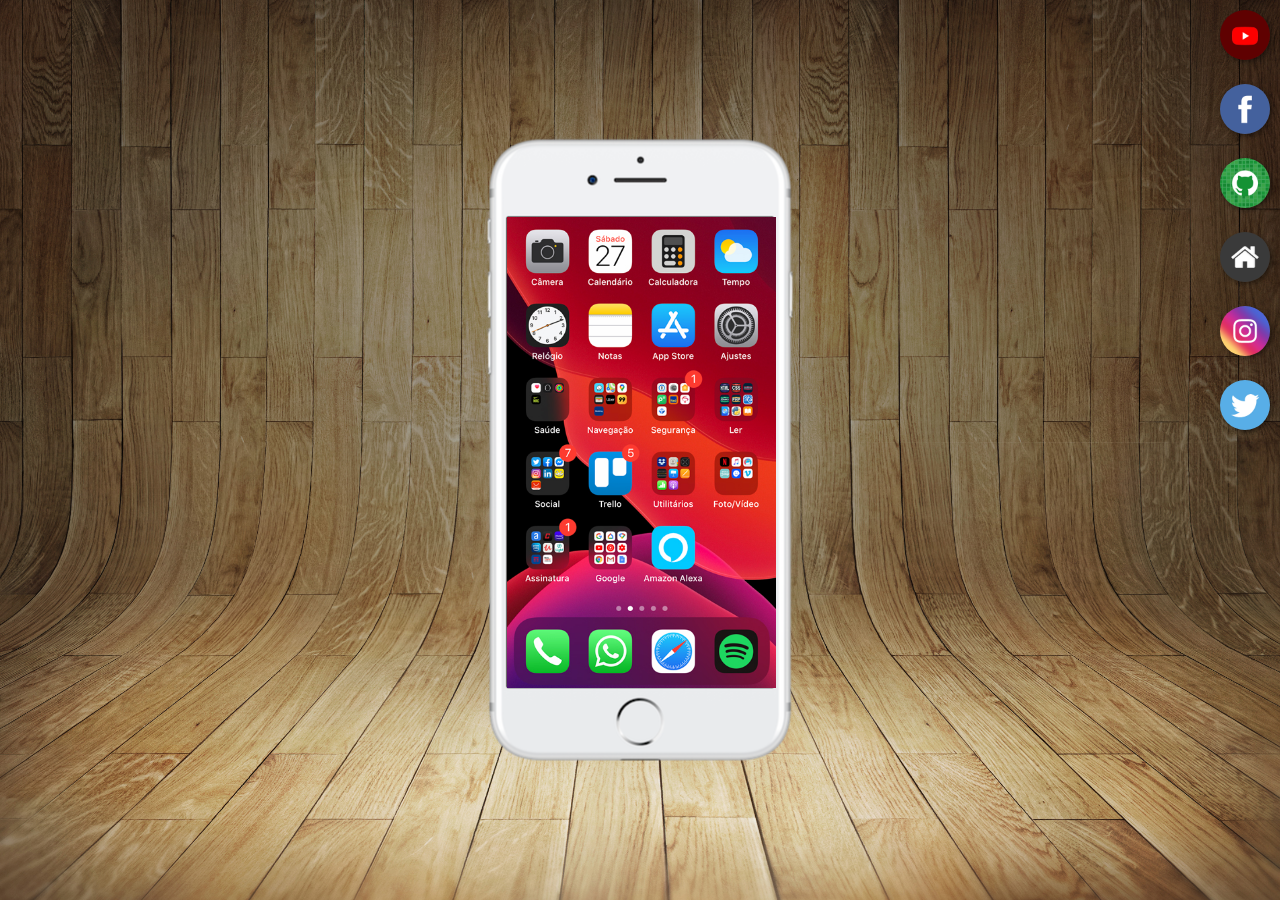
<file: index.html>
<!DOCTYPE html>
<html lang="pt-br">
<head>
    <meta charset="UTF-8">
    <meta name="viewport" content="width=device-width, initial-scale=1.0">
    <link rel="shortcut icon" href="favicon.ico" type="image/x-icon">
    <link rel="stylesheet" href="estilos/style.css">
    <title>Projetos Redes Sociais</title>
</head>
<body>
     <main>
        <section id="telefone">
           <iframe src="home.html" name="tela" id="tela" frameborder="0"></iframe>
        </section>
        <section id="redes-sociais">
            <a href="youtube.html" target="tela"><img src="imagens/logo-youtube.jpg" alt="YouTube"></a><br>
            <a href="facebook.html" target="tela"><img src="imagens/logo-facebook.jpg" alt="Facebook"></a><br>
            <a href="github.html" target="tela"><img src="imagens/logo-github.jpg" alt="tela-github"></a><br>
            <a href="home.html" target="tela"><img src="imagens/logo-home.jpg" alt="Home"></a><br>
            <a href="instagram.html" target="tela"><img src="imagens/logo-instagram.jpg" alt="Instagram"></a><br>
            <a href="#" target="tela"><img src="imagens/logo-twitter.jpg" alt="Twitter"></a><br>
        </section>
     </main>
</body>
</html>
</file>
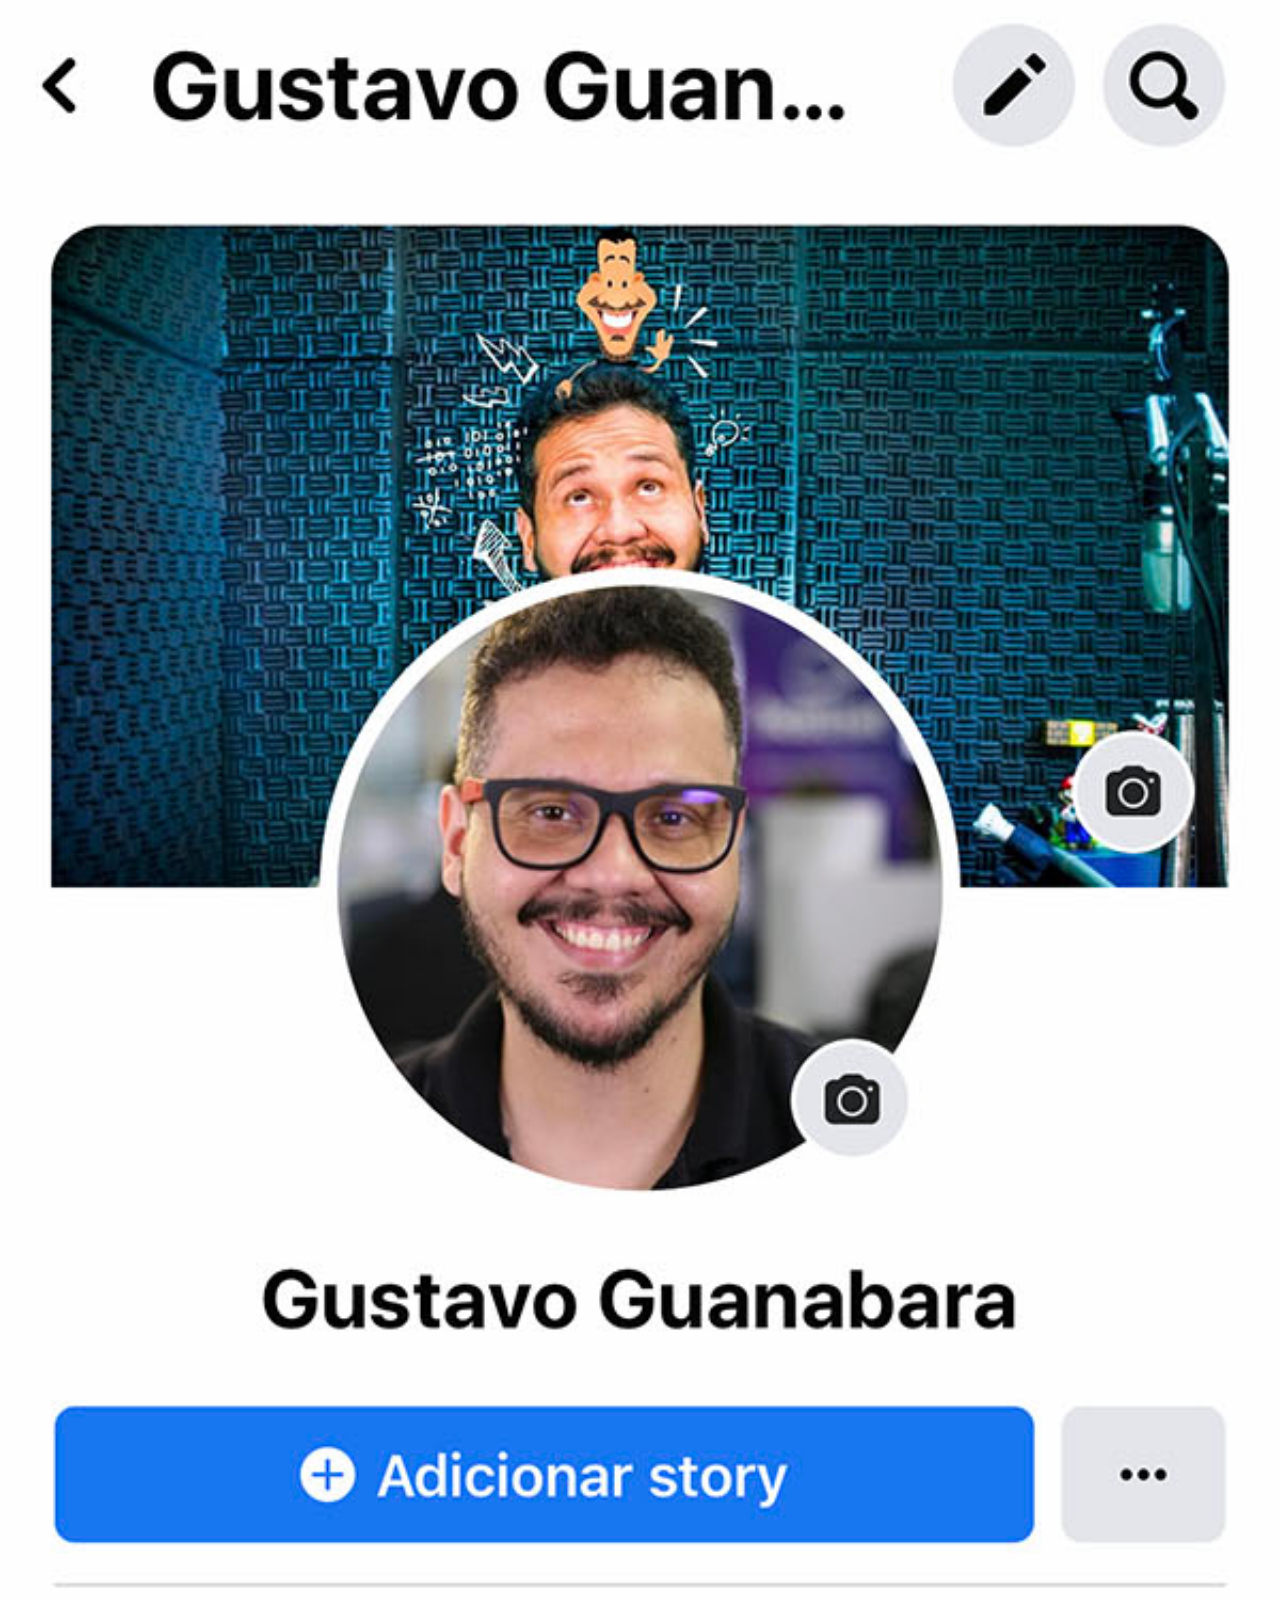
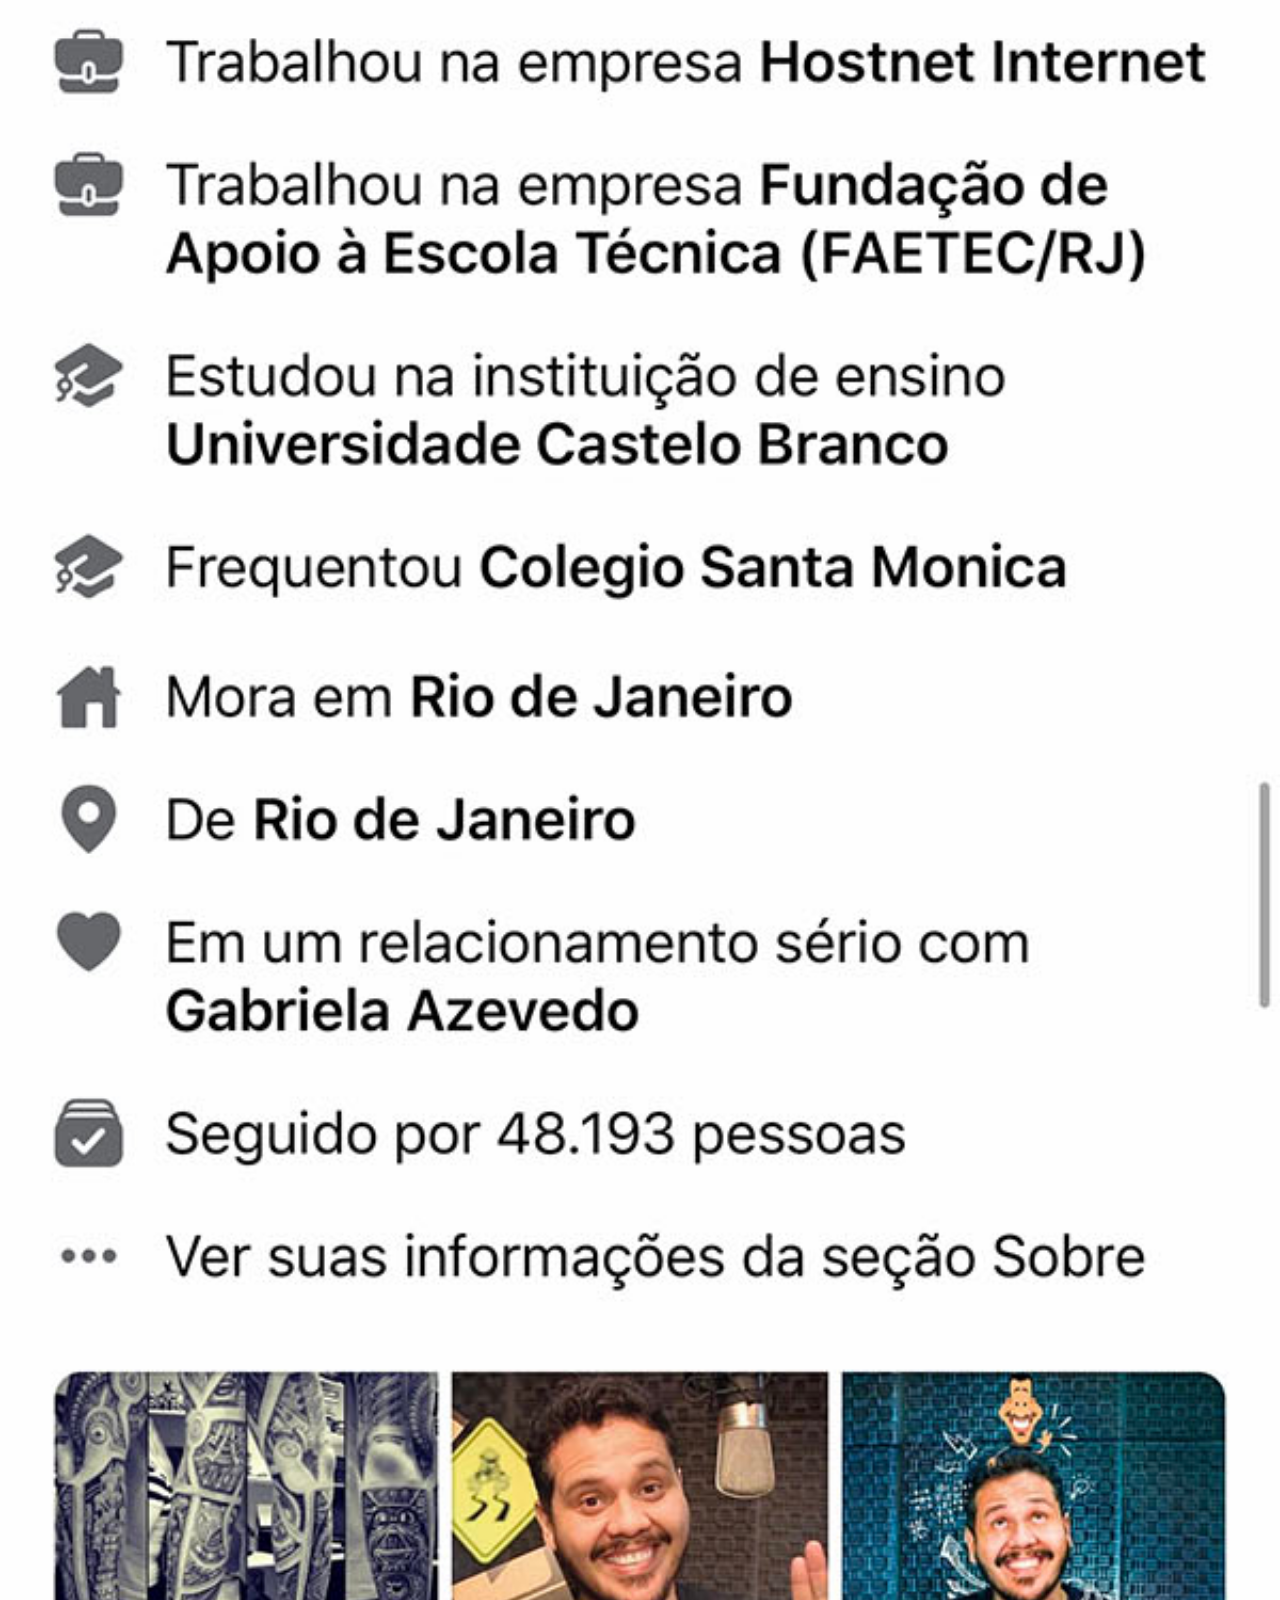
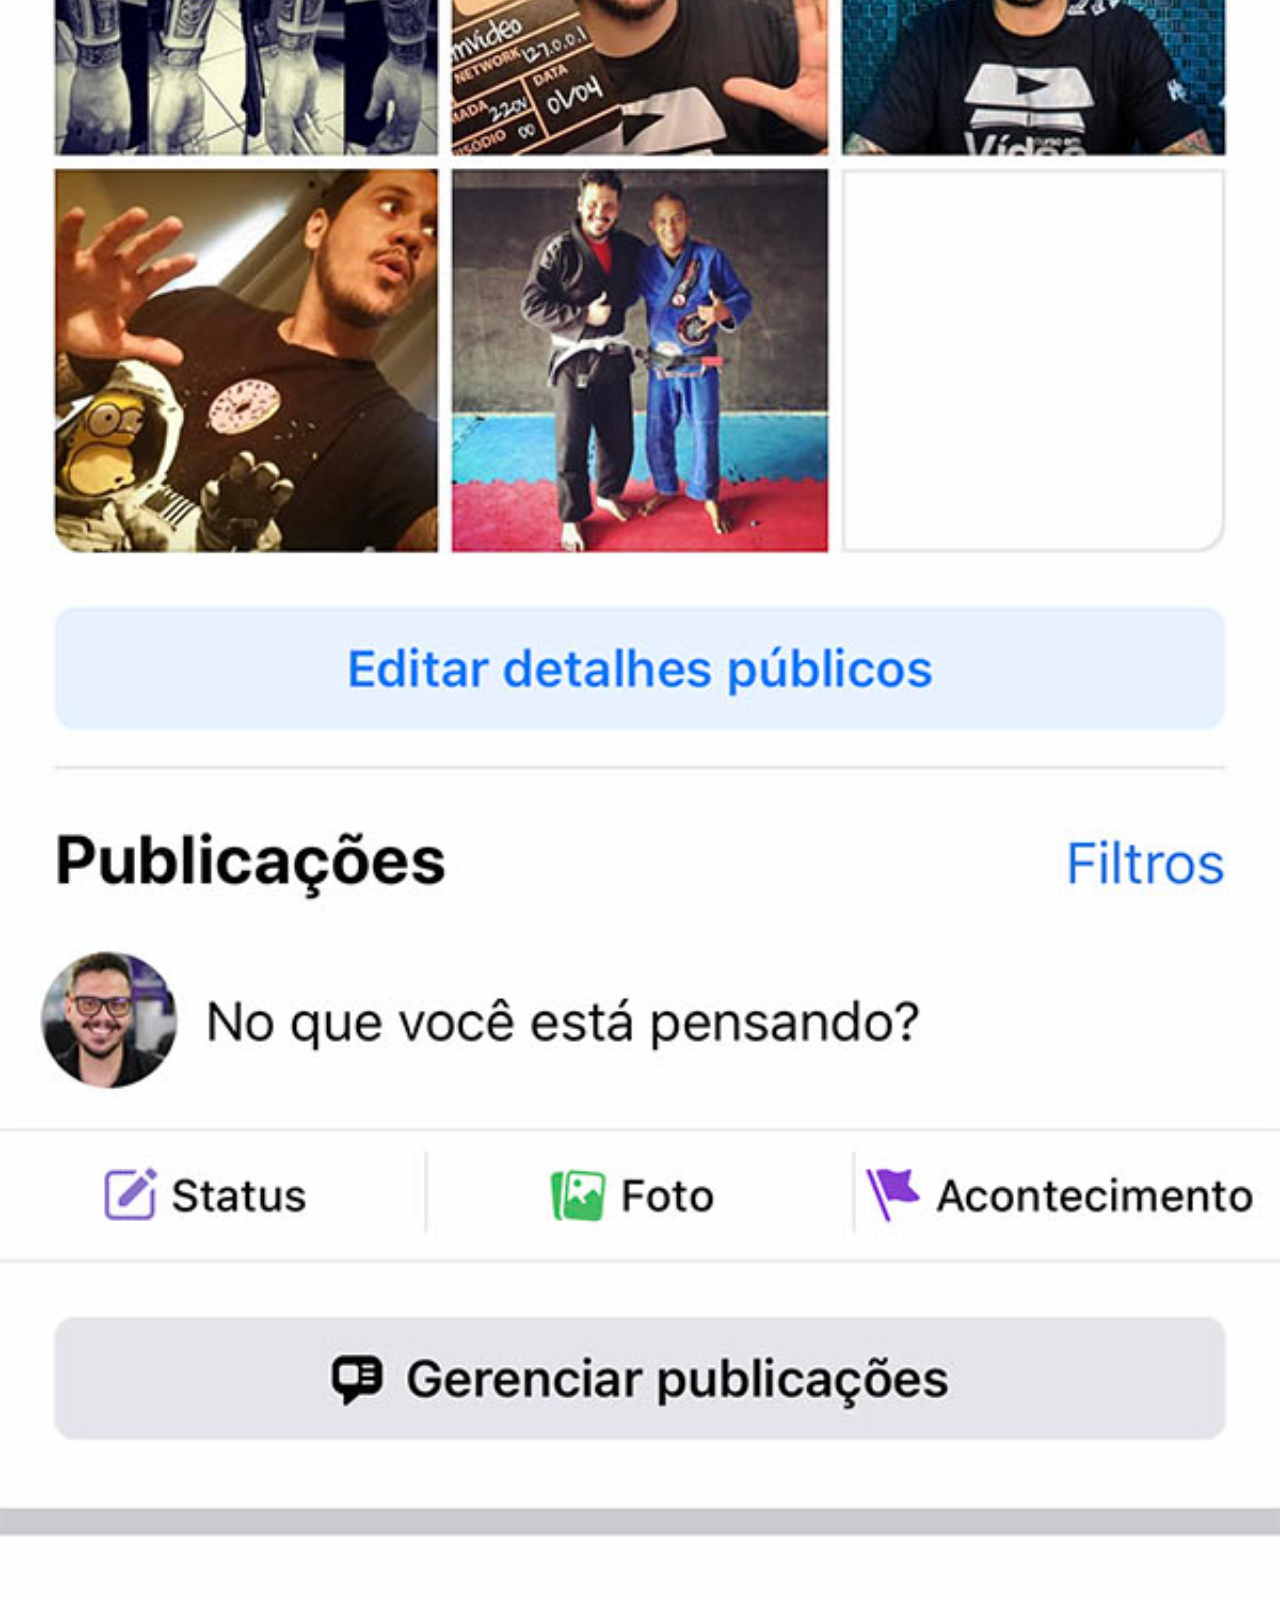
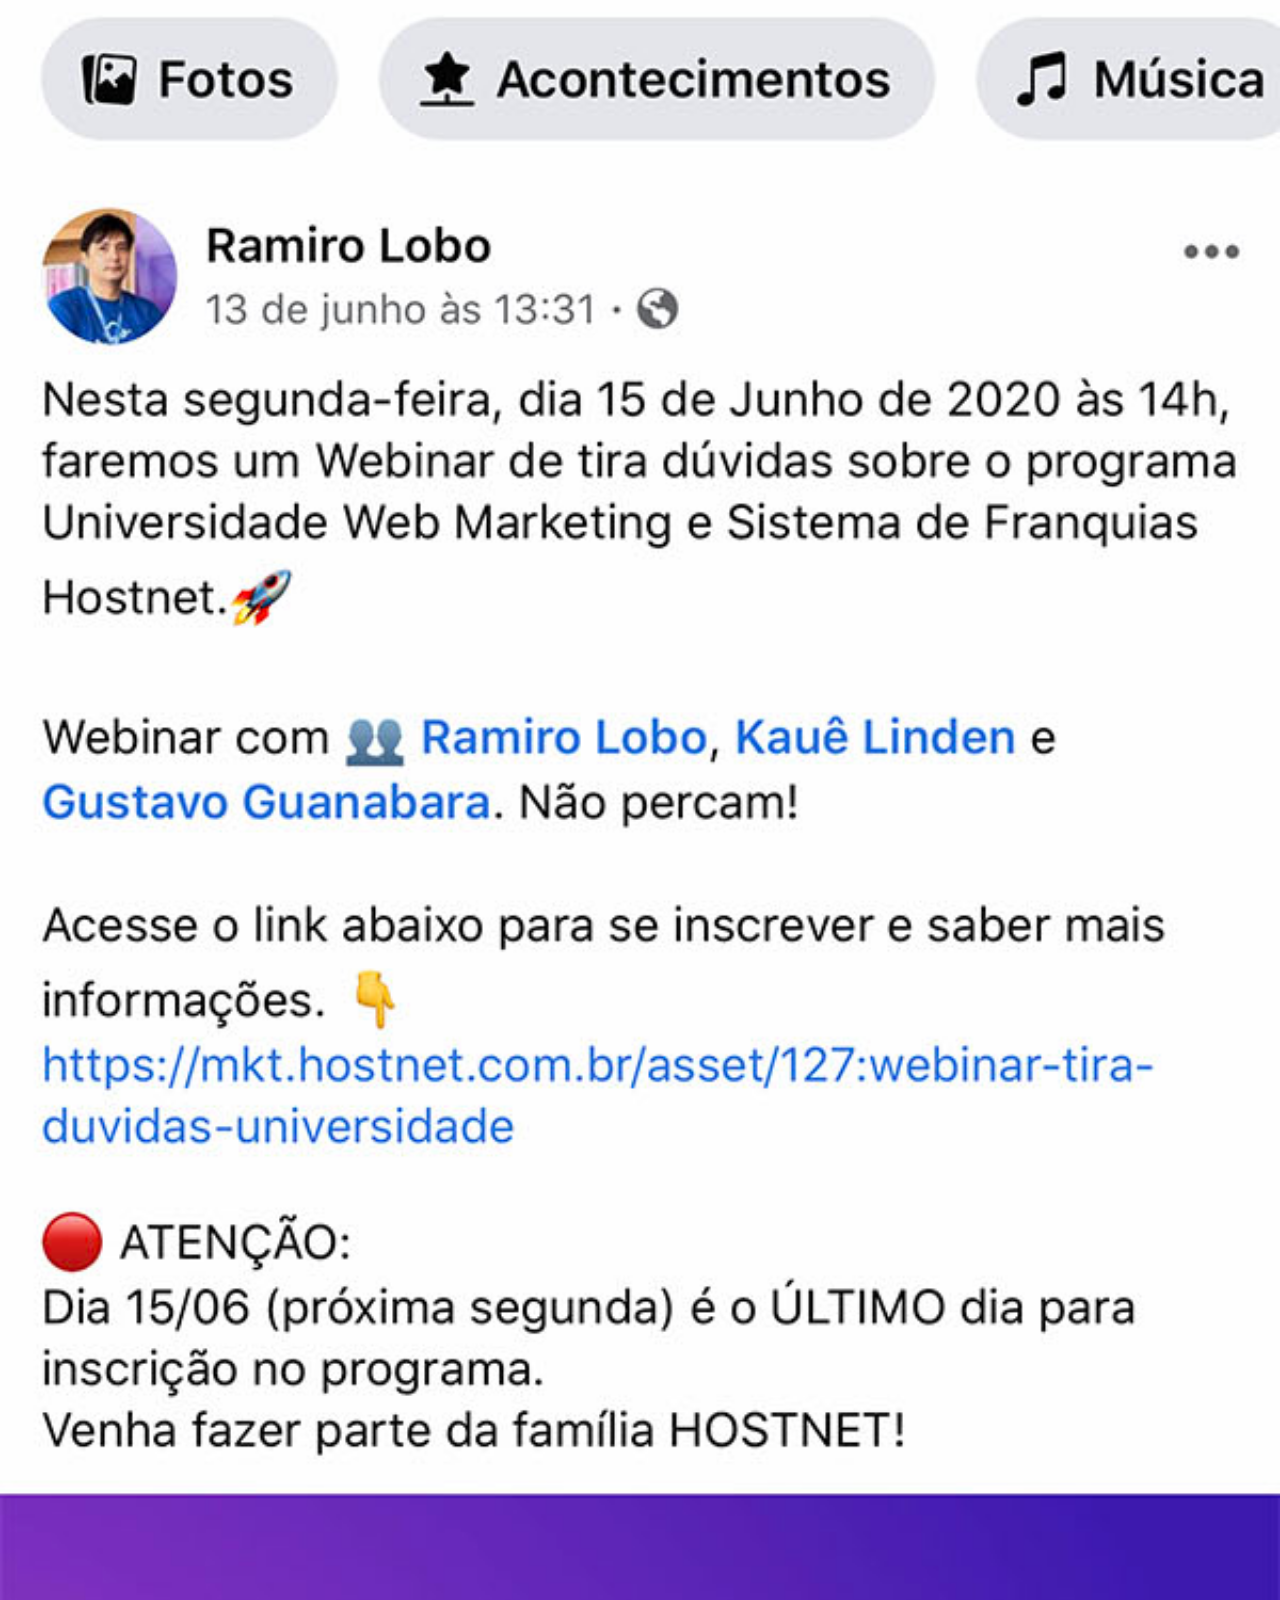
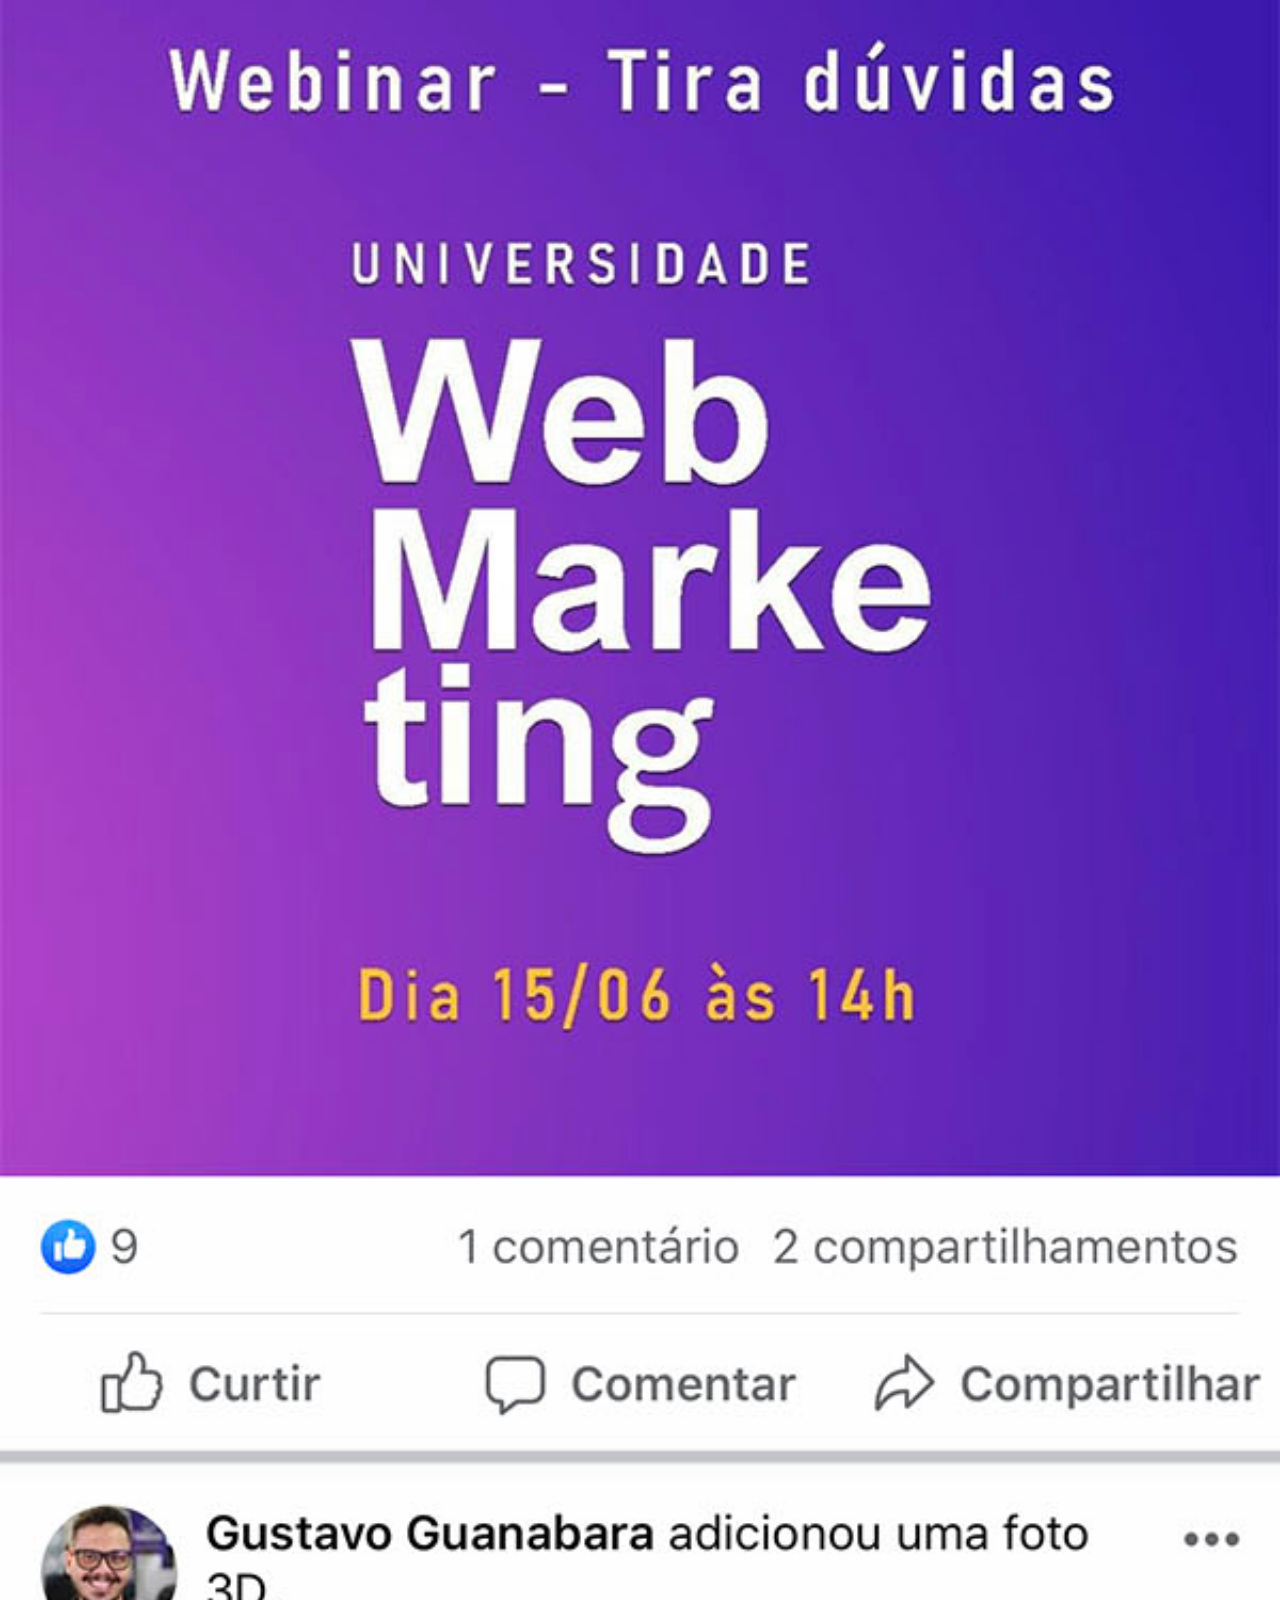
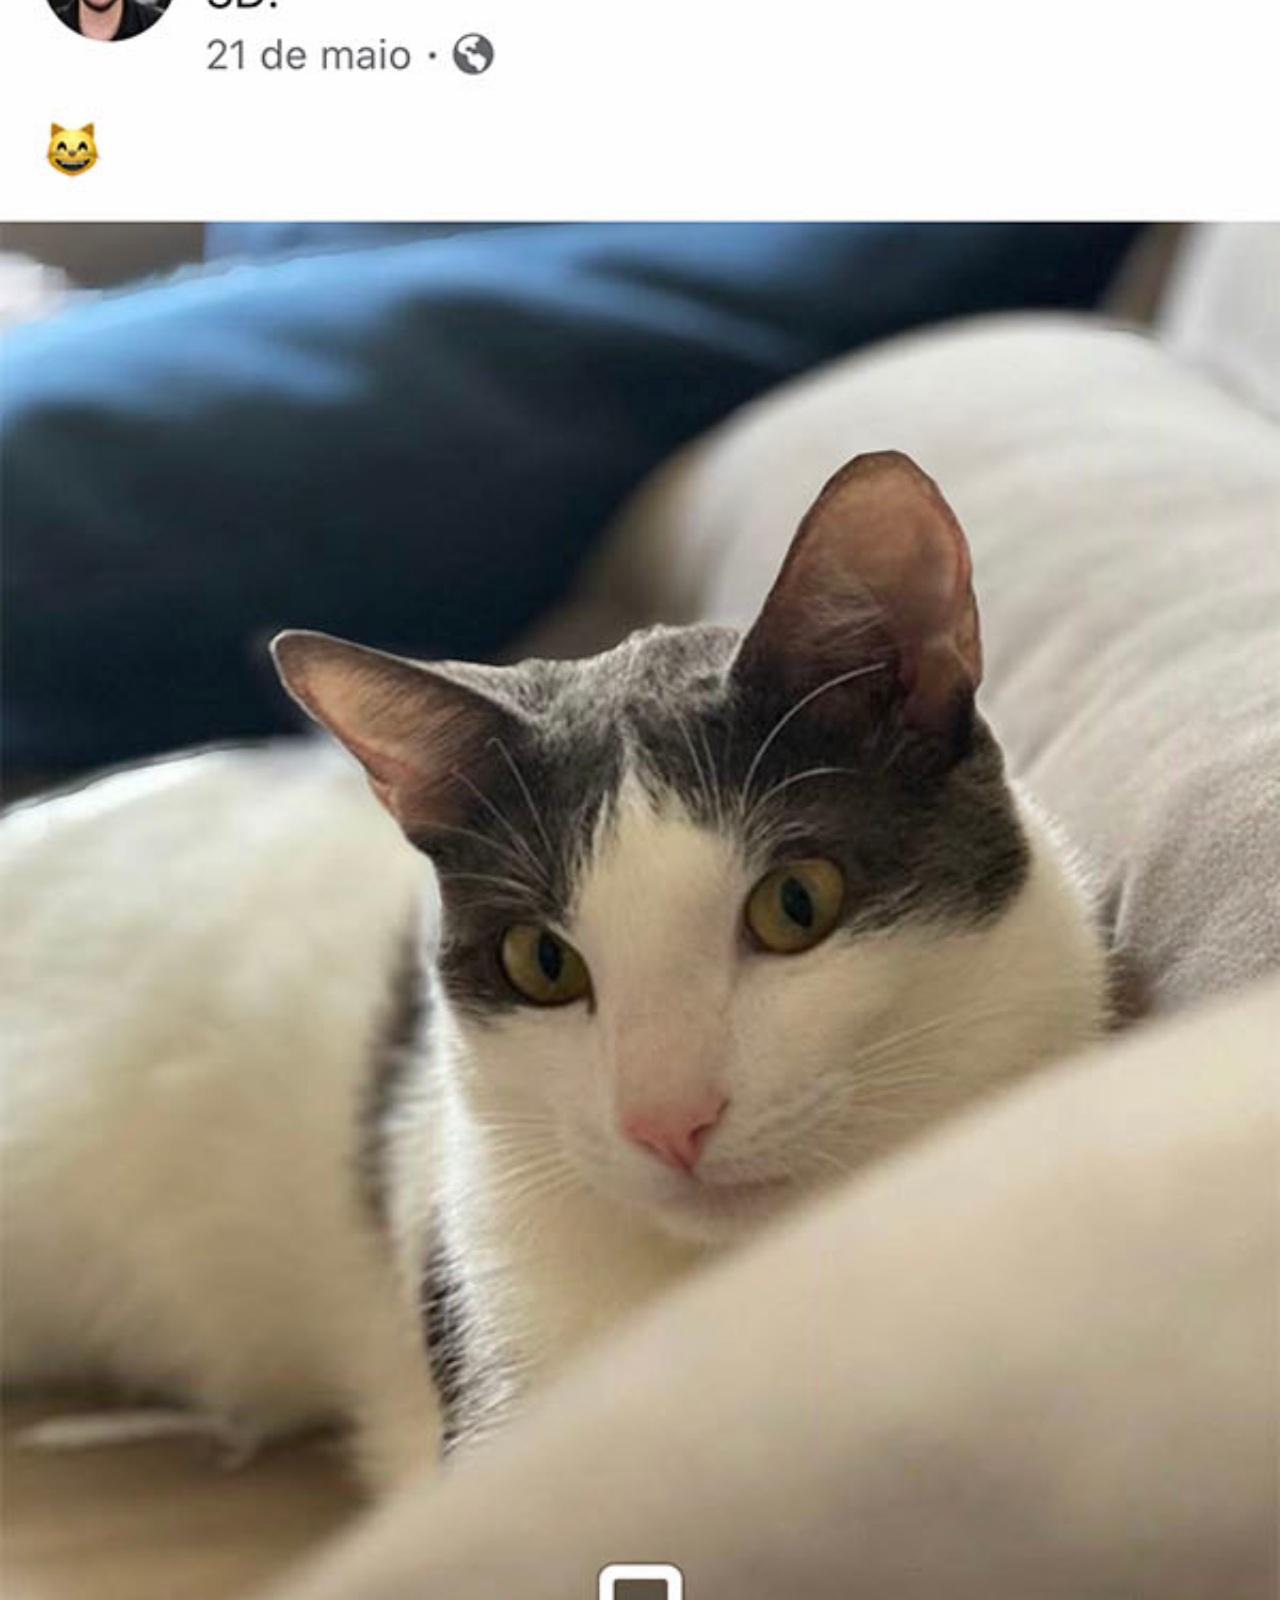
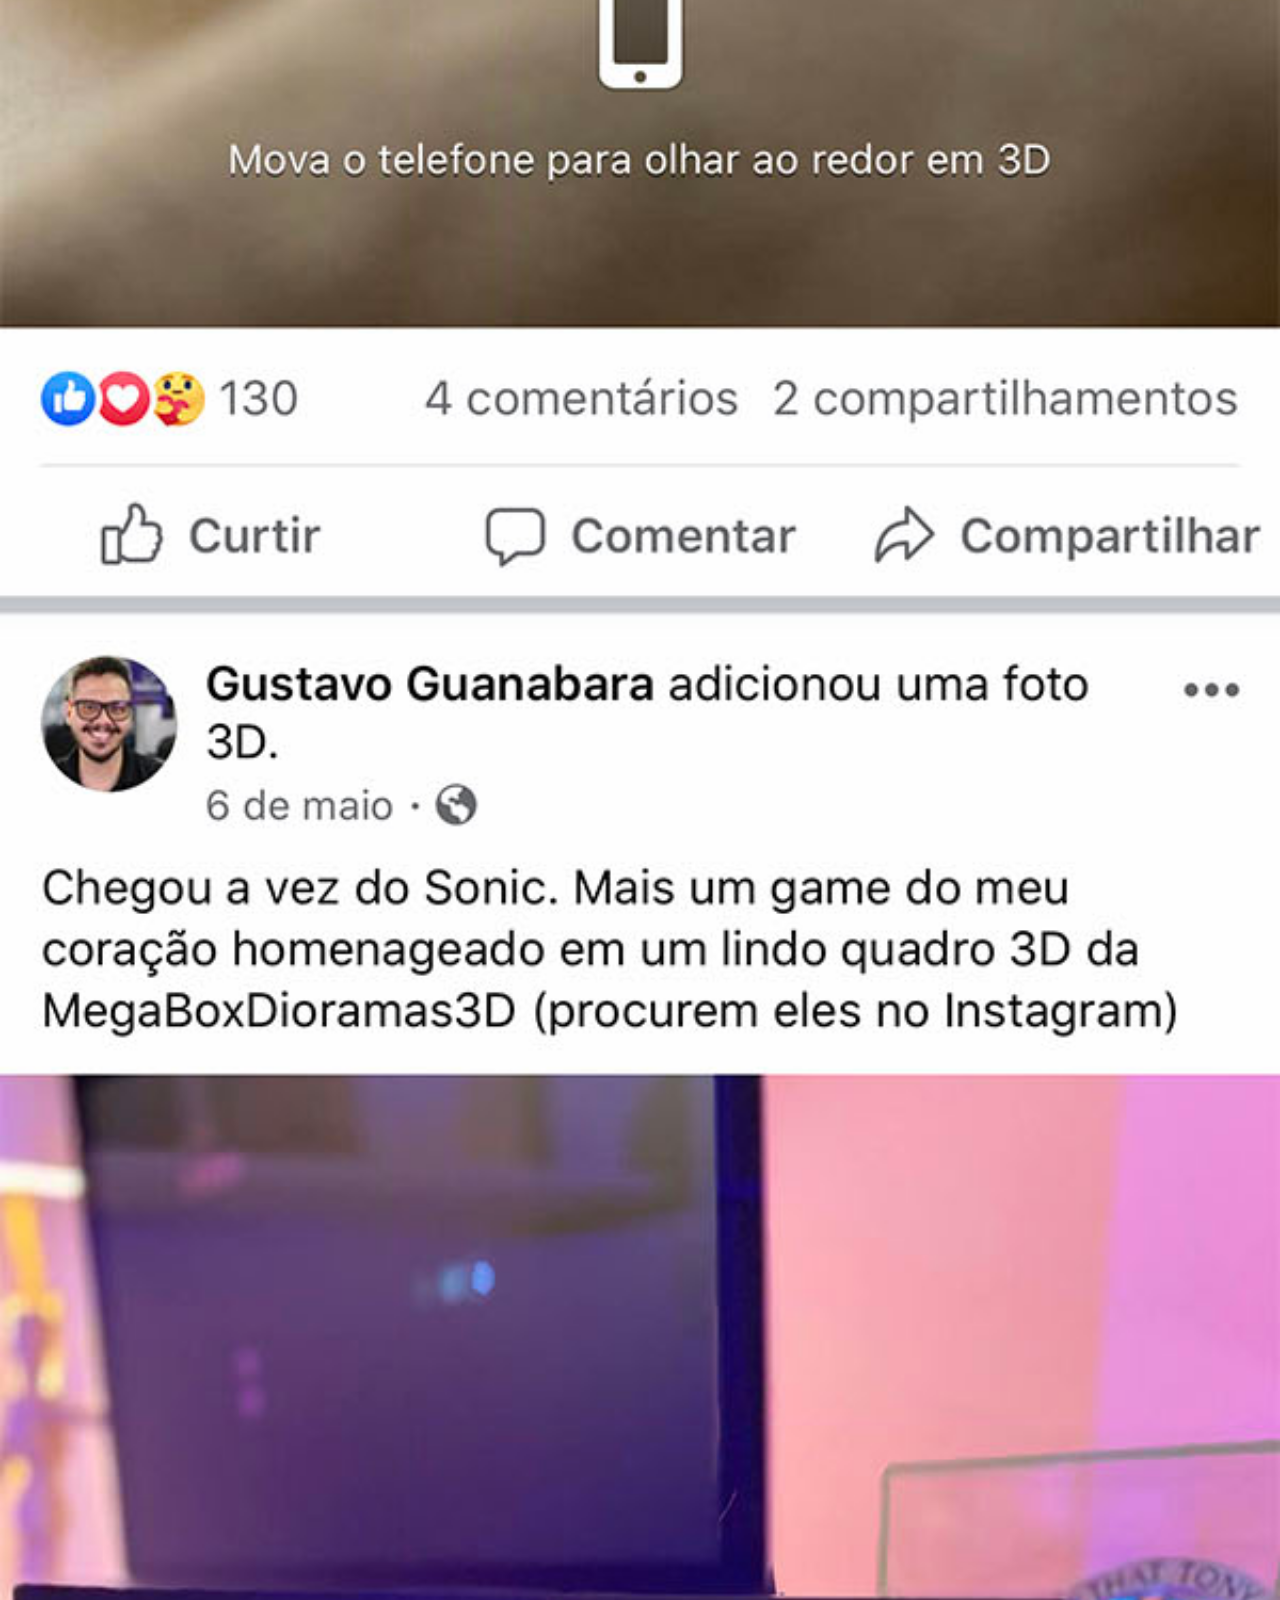
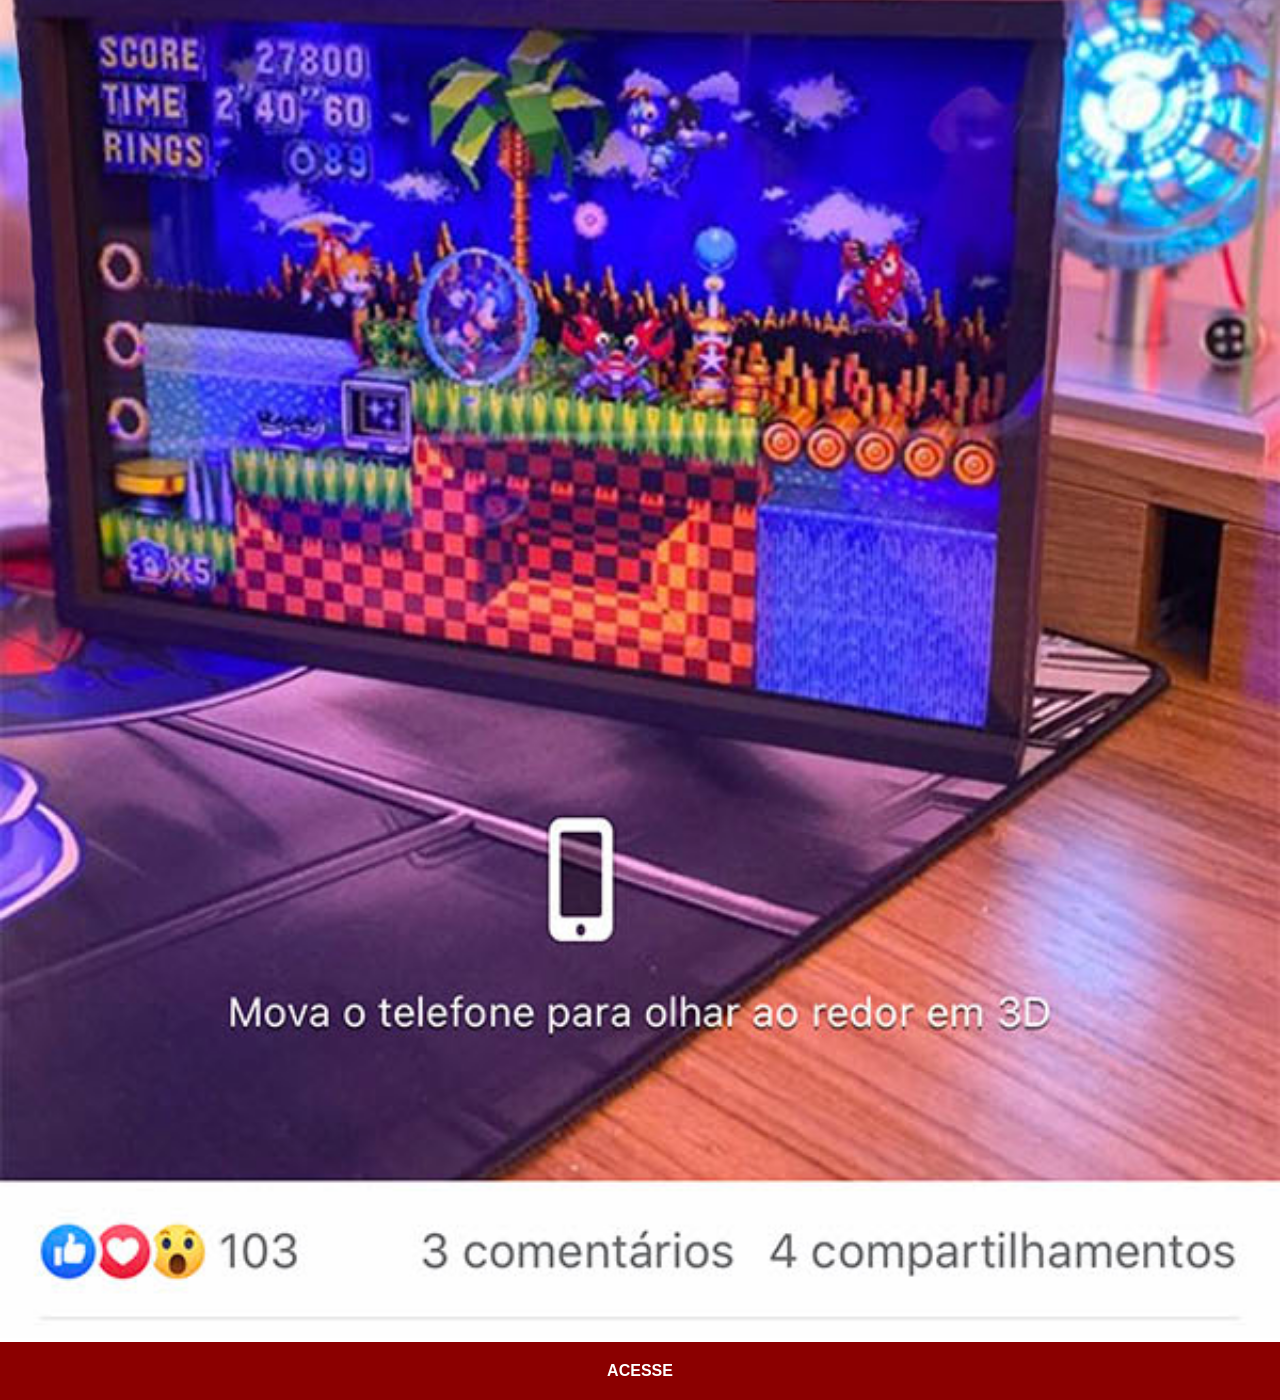
<file: facebook.html>
<!DOCTYPE html>
<html lang="pt-br">
<head>
    <meta charset="UTF-8">
    <meta name="viewport" content="width=device-width, initial-scale=1.0">
    <link rel="stylesheet" href="estilos/social.css">
    <title>Facebook</title>
</head>
<body>
    <img src="imagens/tela-facebook.jpg" alt="Facebook">
    <a href="https://www.facebook.com/profile.php?id=61592054647976" target="_blank">ACESSE</a>
</body>
</html>
</file>
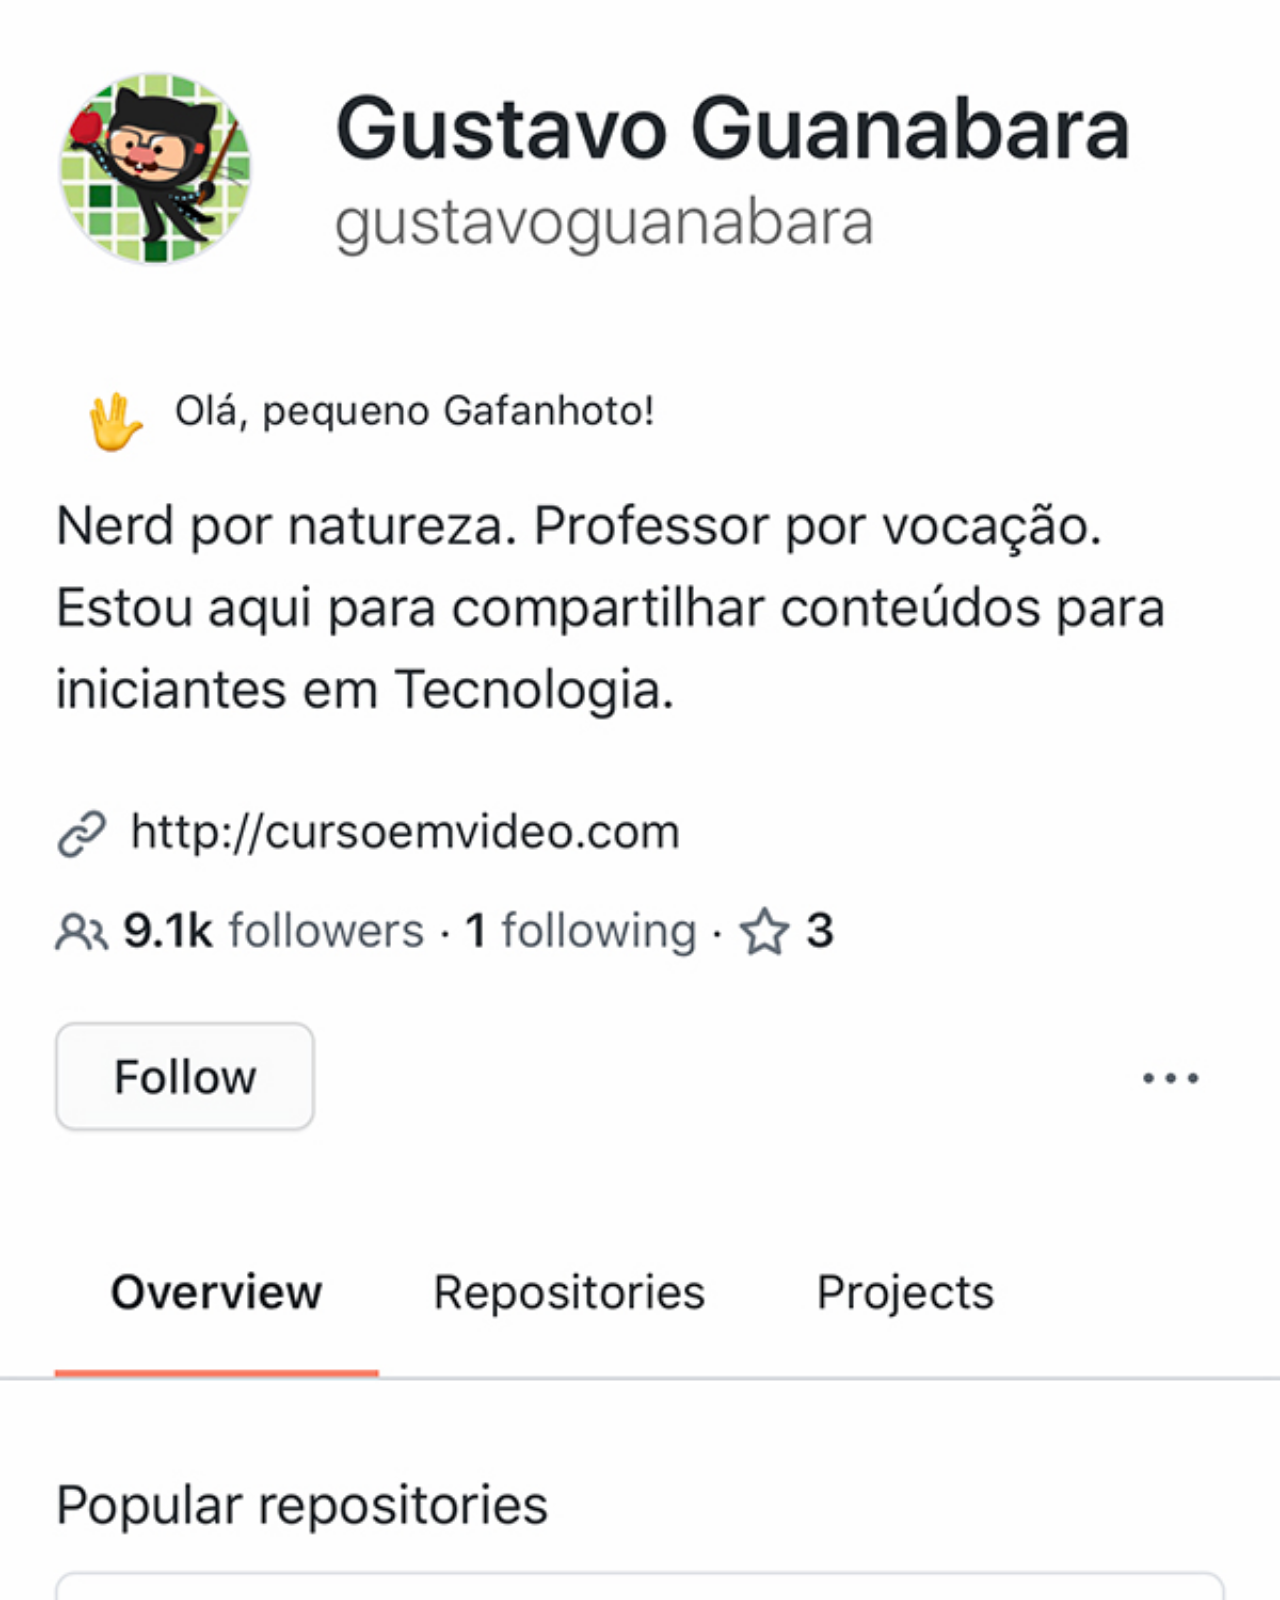
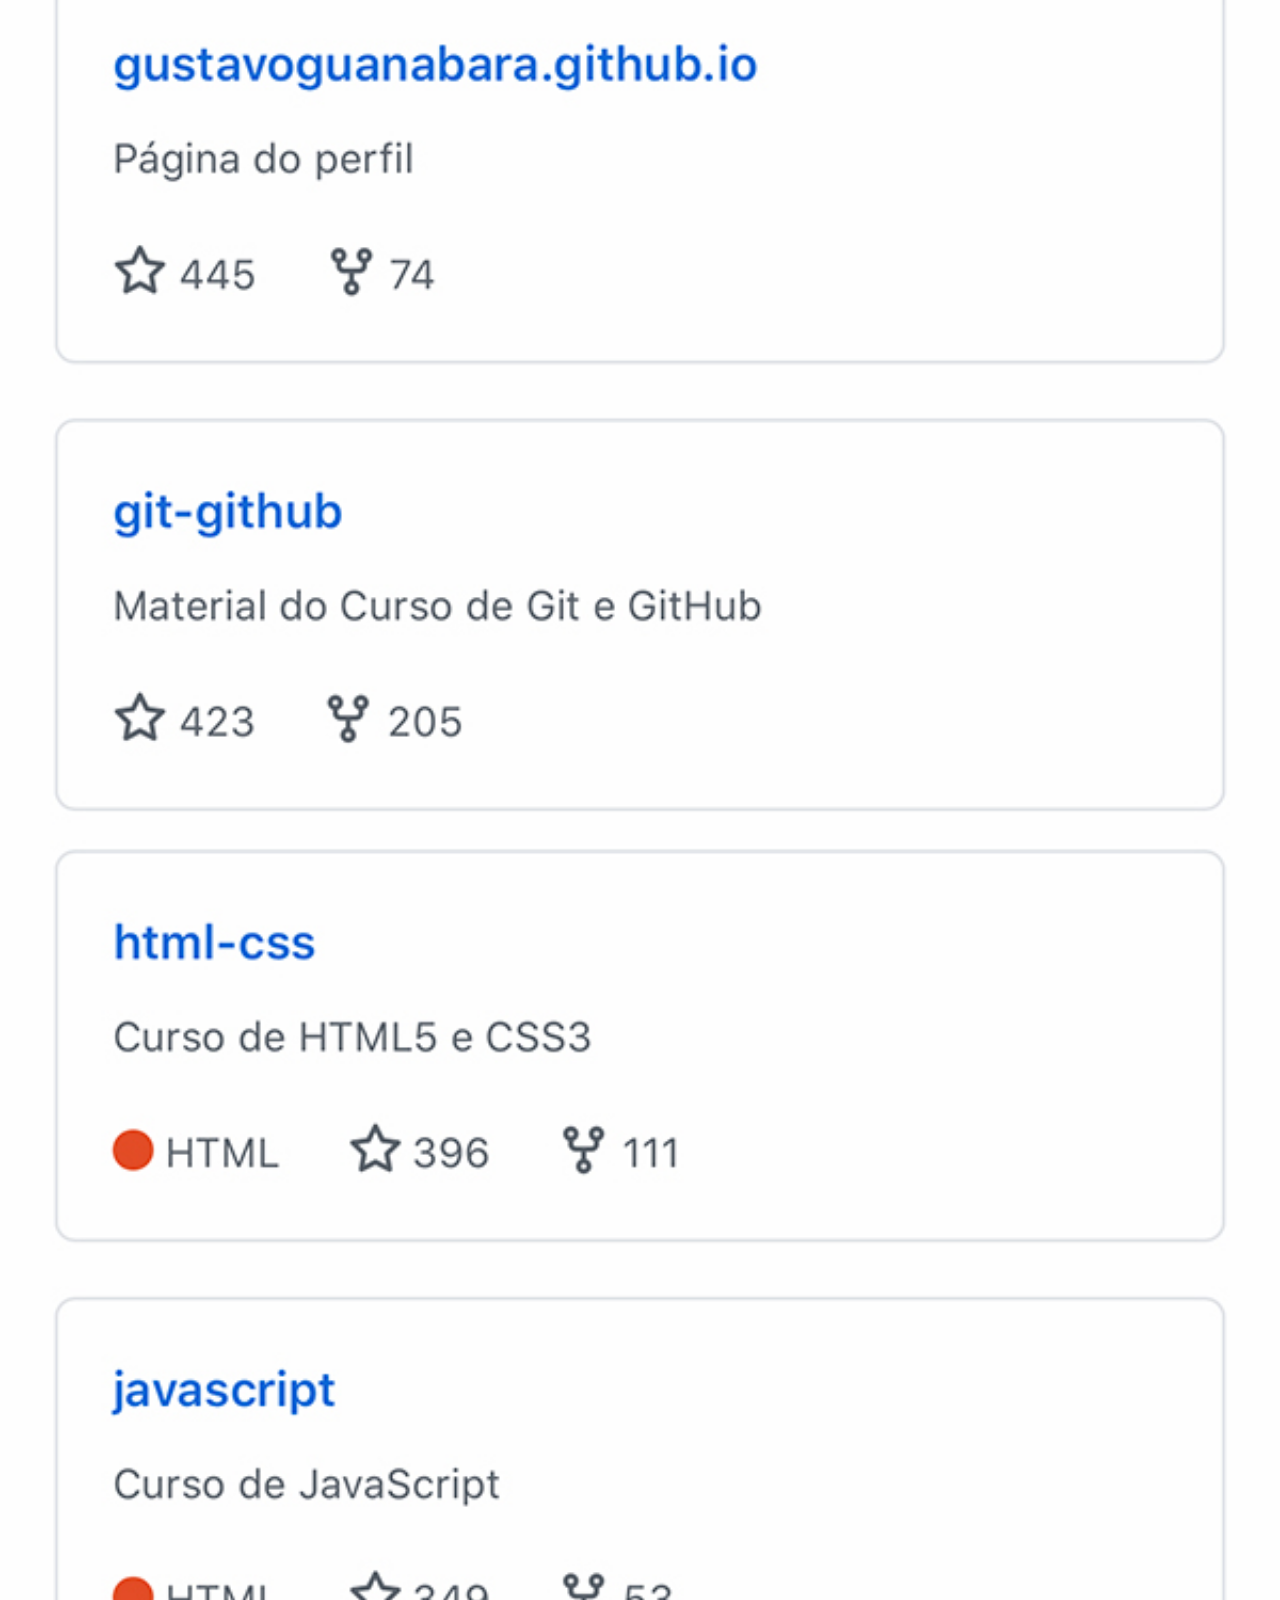
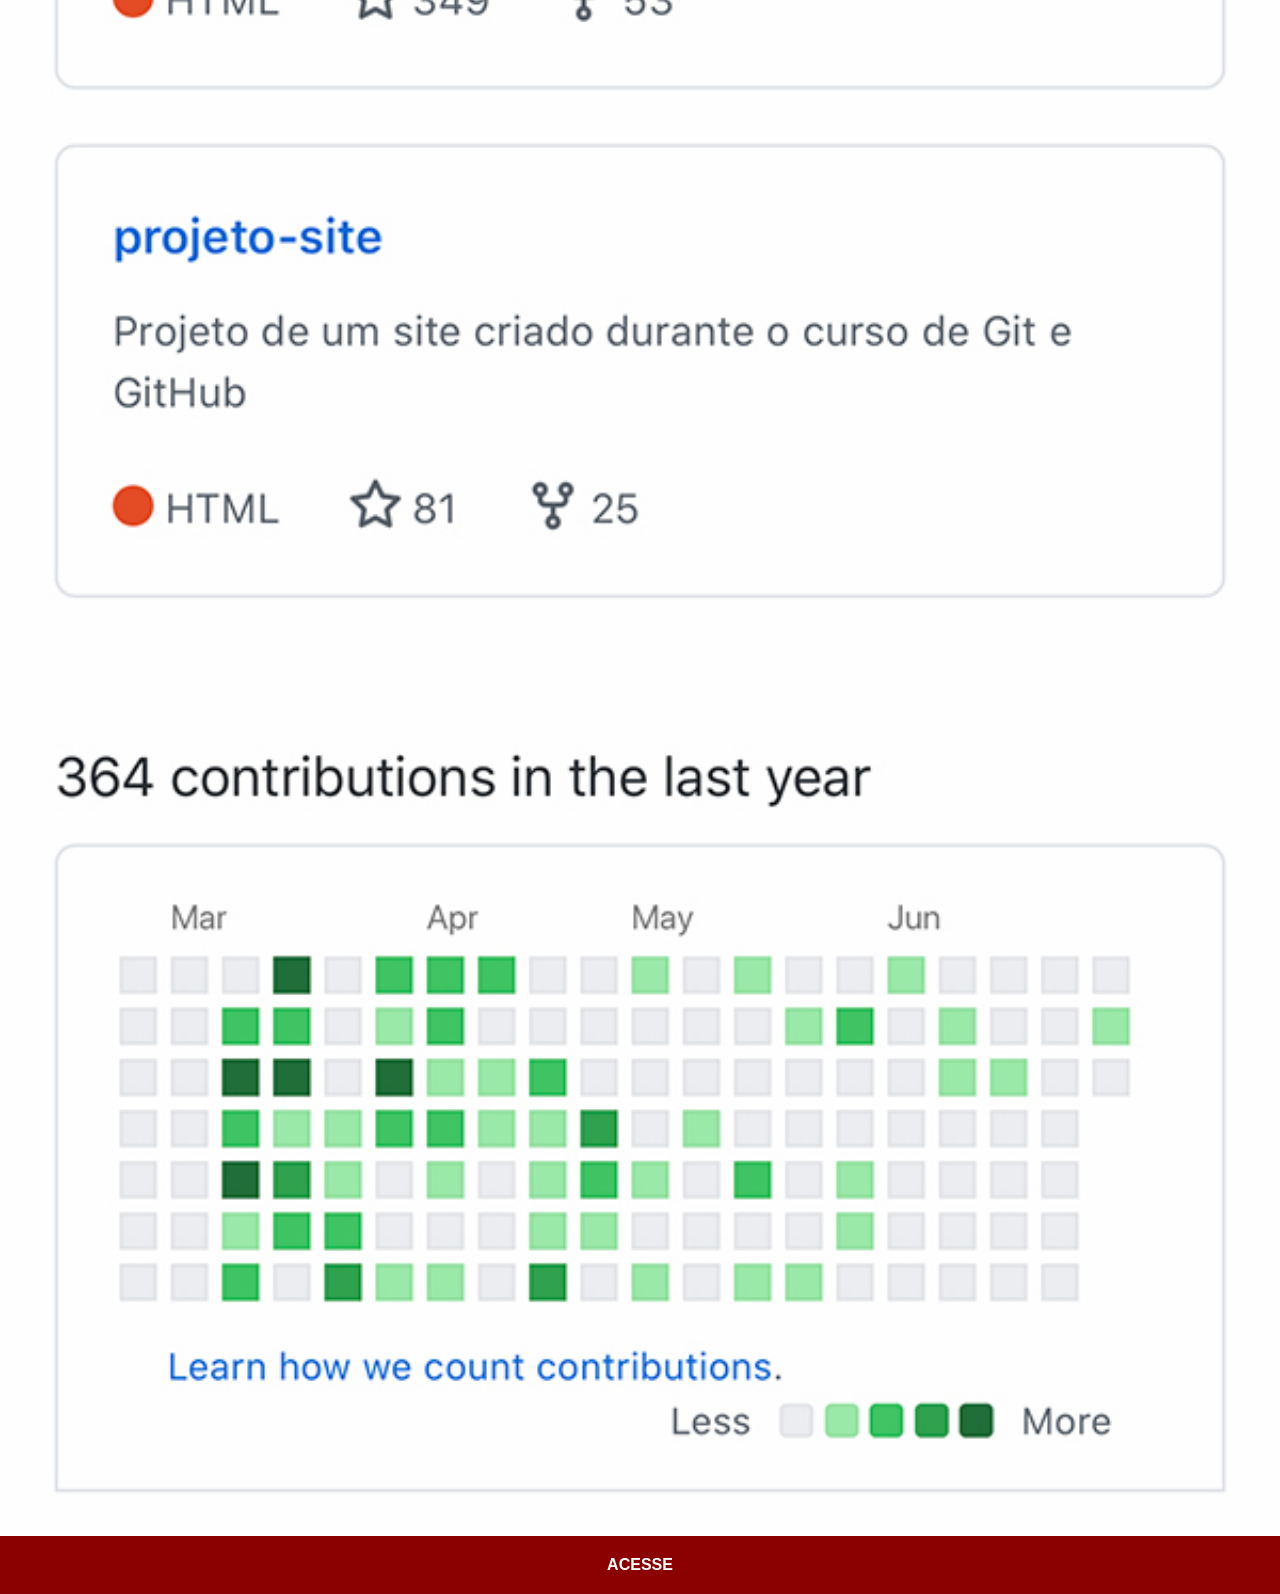
<file: github.html>
<!DOCTYPE html>
<html lang="pt-br">
<head>
    <meta charset="UTF-8">
    <meta name="viewport" content="width=device-width, initial-scale=1.0">
    <title>GitHub</title>
    <link rel="stylesheet" href="estilos/social.css">
</head>
<body>
    <img src="imagens/tela-github.jpg" alt="GitHub">
    <a href="https://github.com/AndressBernardinelis" target="_blank">ACESSE</a>
</body>
</html>
</file>
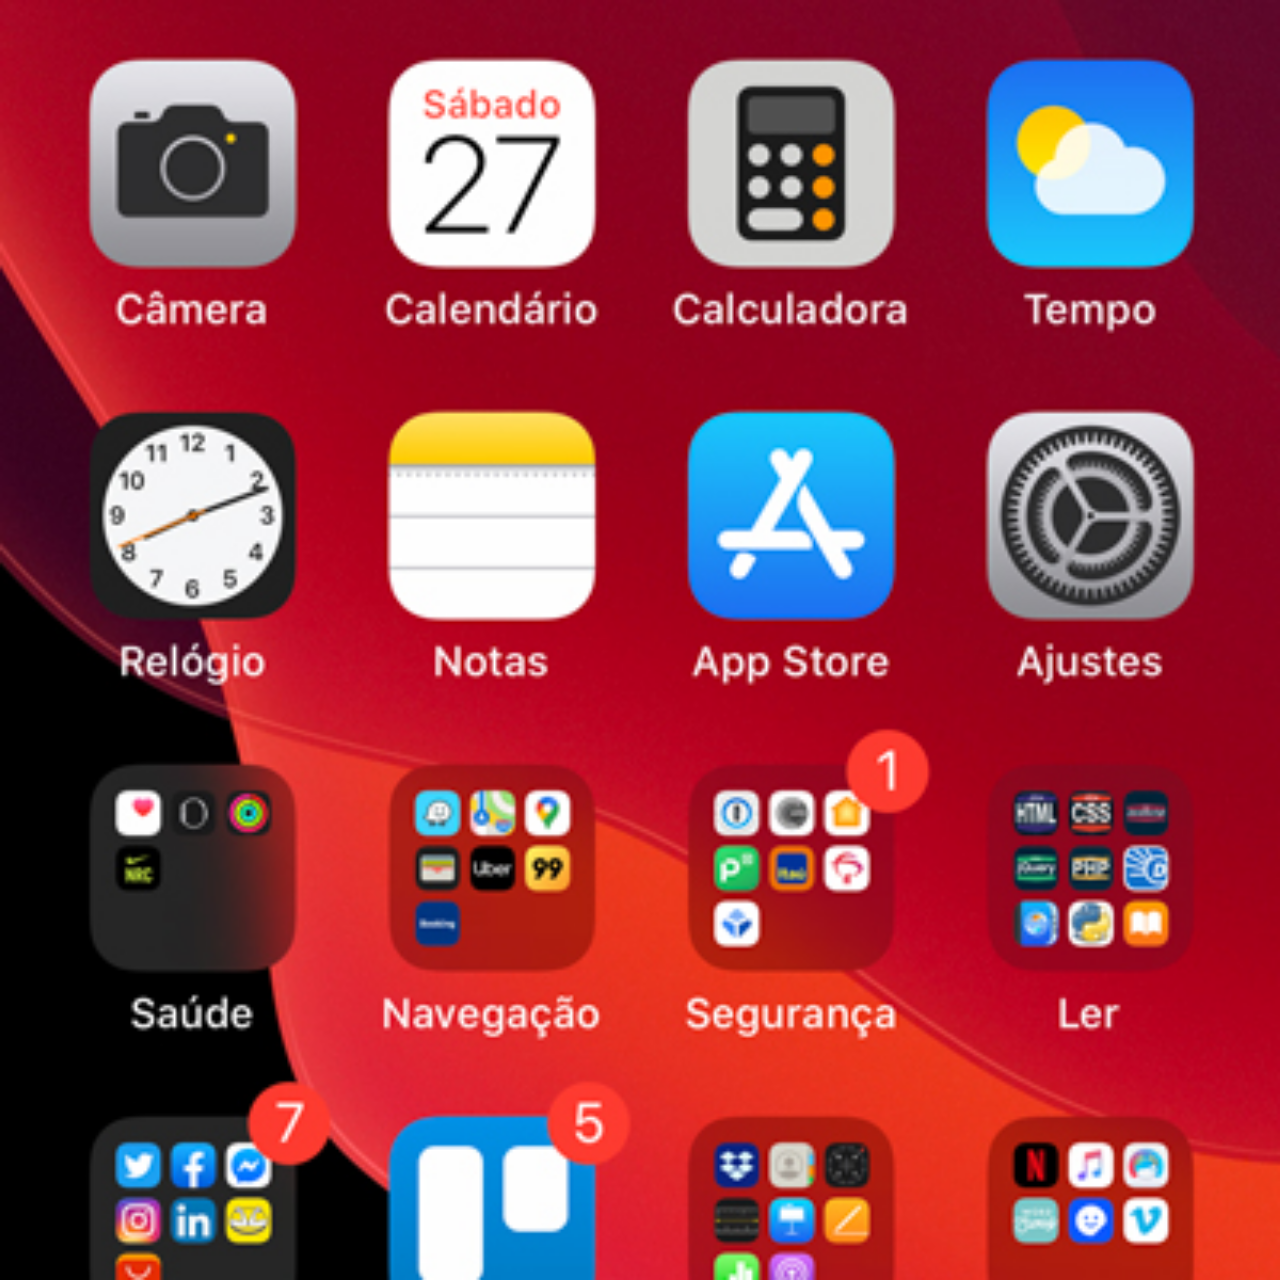
<file: home.html>
<!DOCTYPE html>
<html lang="pt-br">
<head>
    <meta charset="UTF-8">
    <meta name="viewport" content="width=device-width, initial-scale=1.0">
    <title>Home</title>
</head>
<body>
    <style>
        * {
            margin: 0px;
            padding: 0px;
        }

        body {
            height: 100vw;
            width: 100vh;
            background: black url('imagens/tela-home.jpg') no-repeat top center;
            background-size: cover;
        }
    </style>

    
    
</body>
</html>
</file>
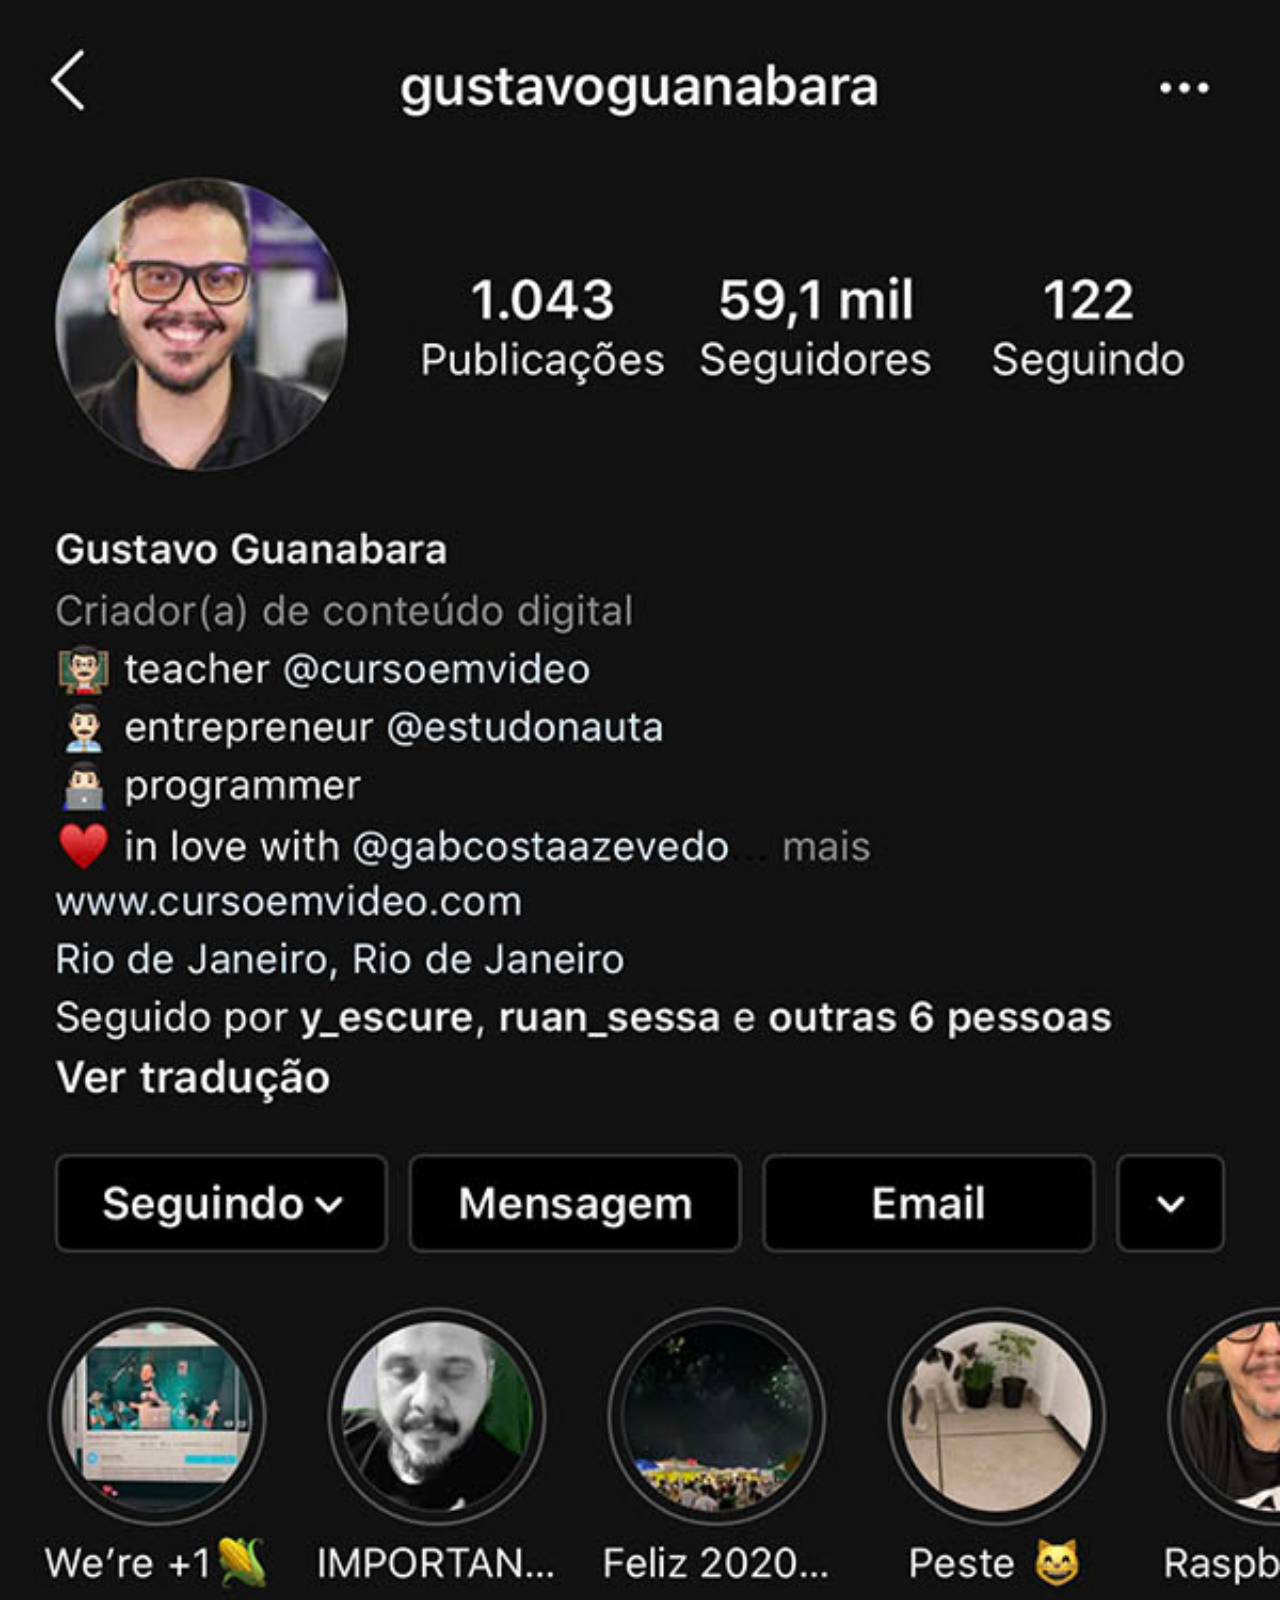
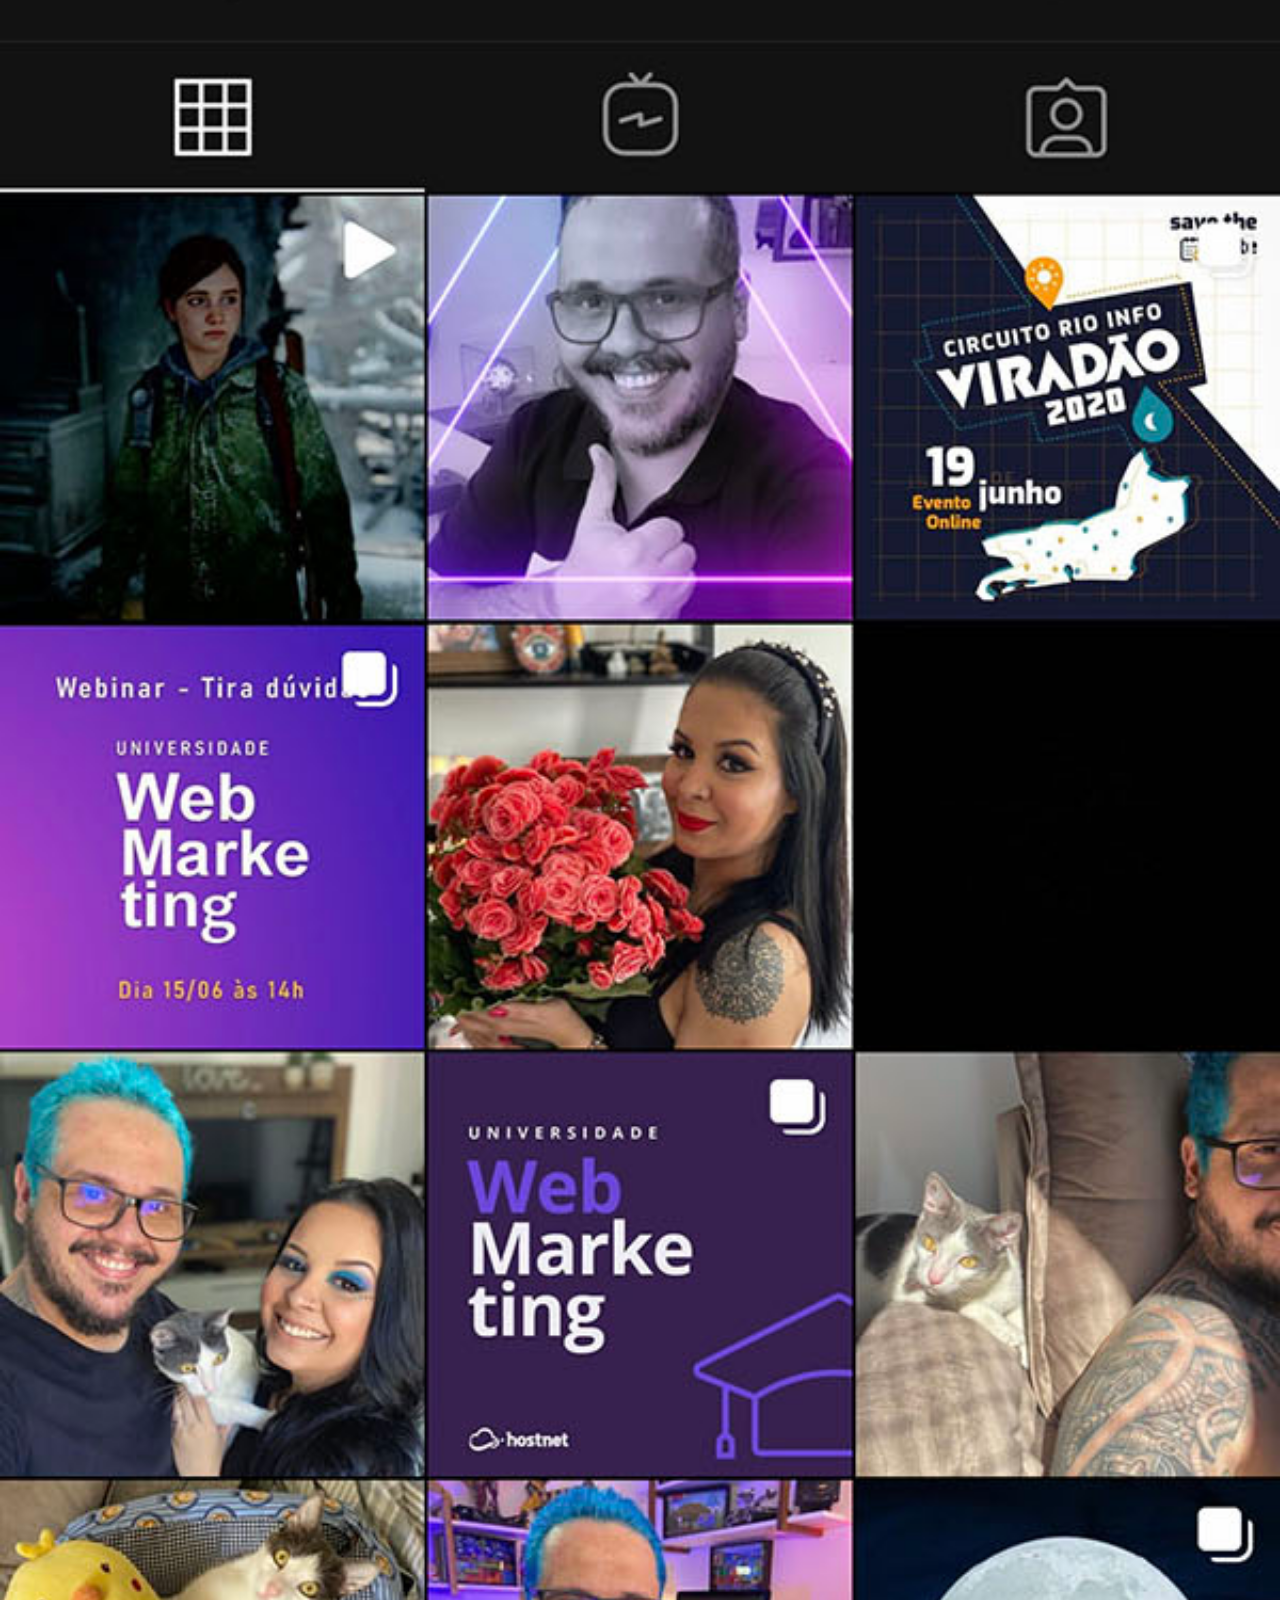
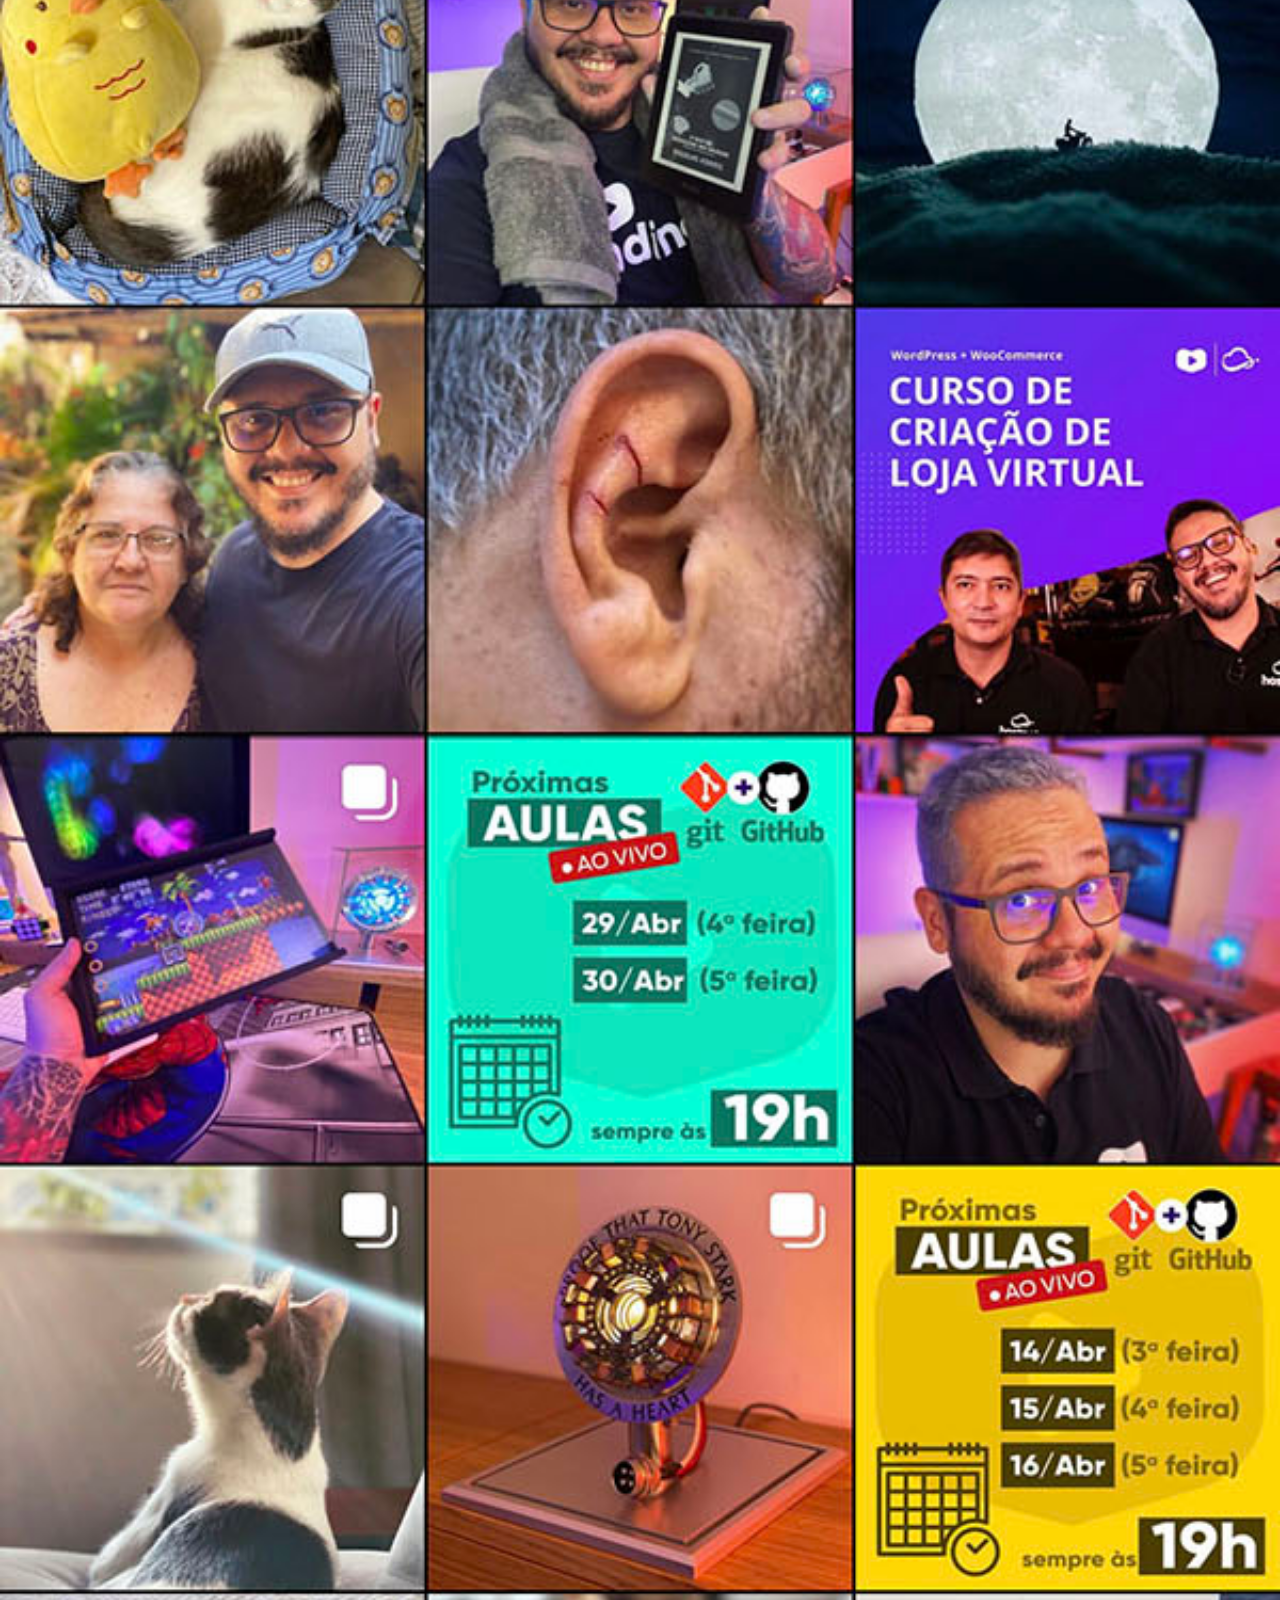
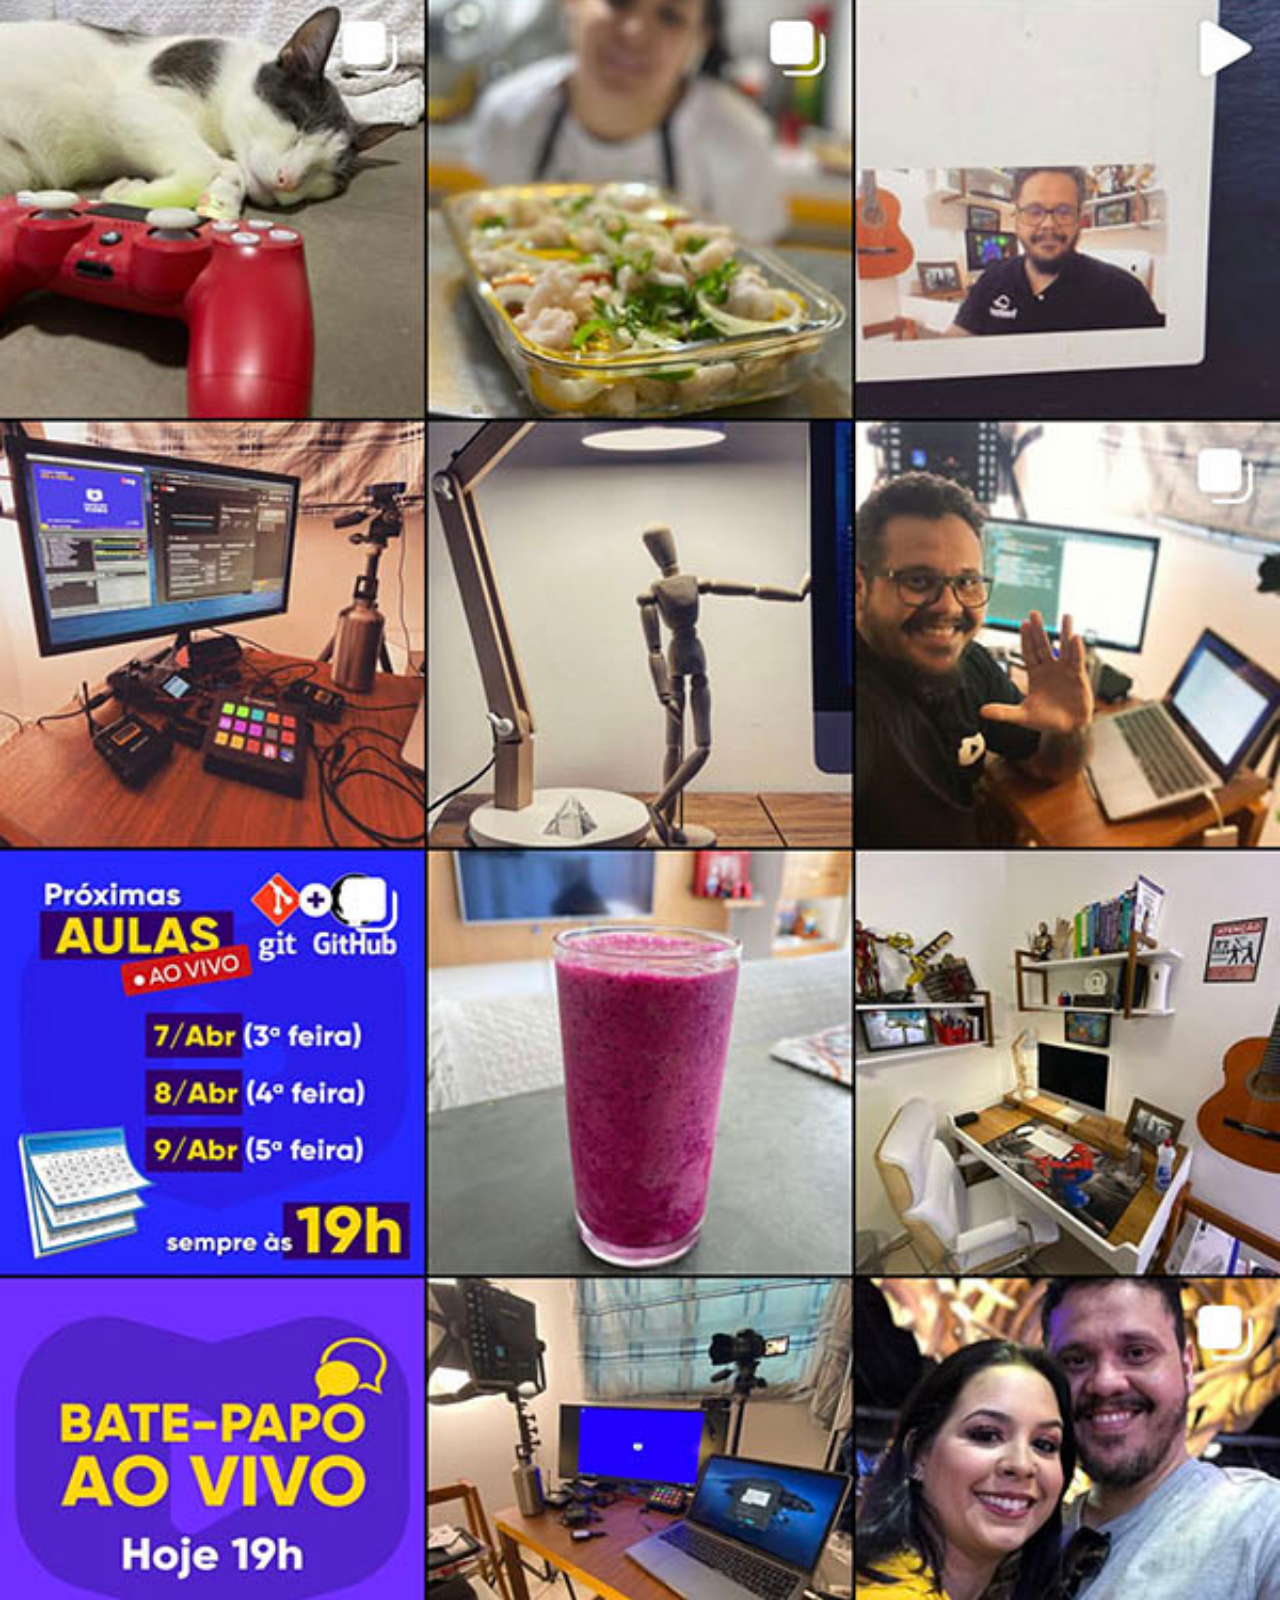
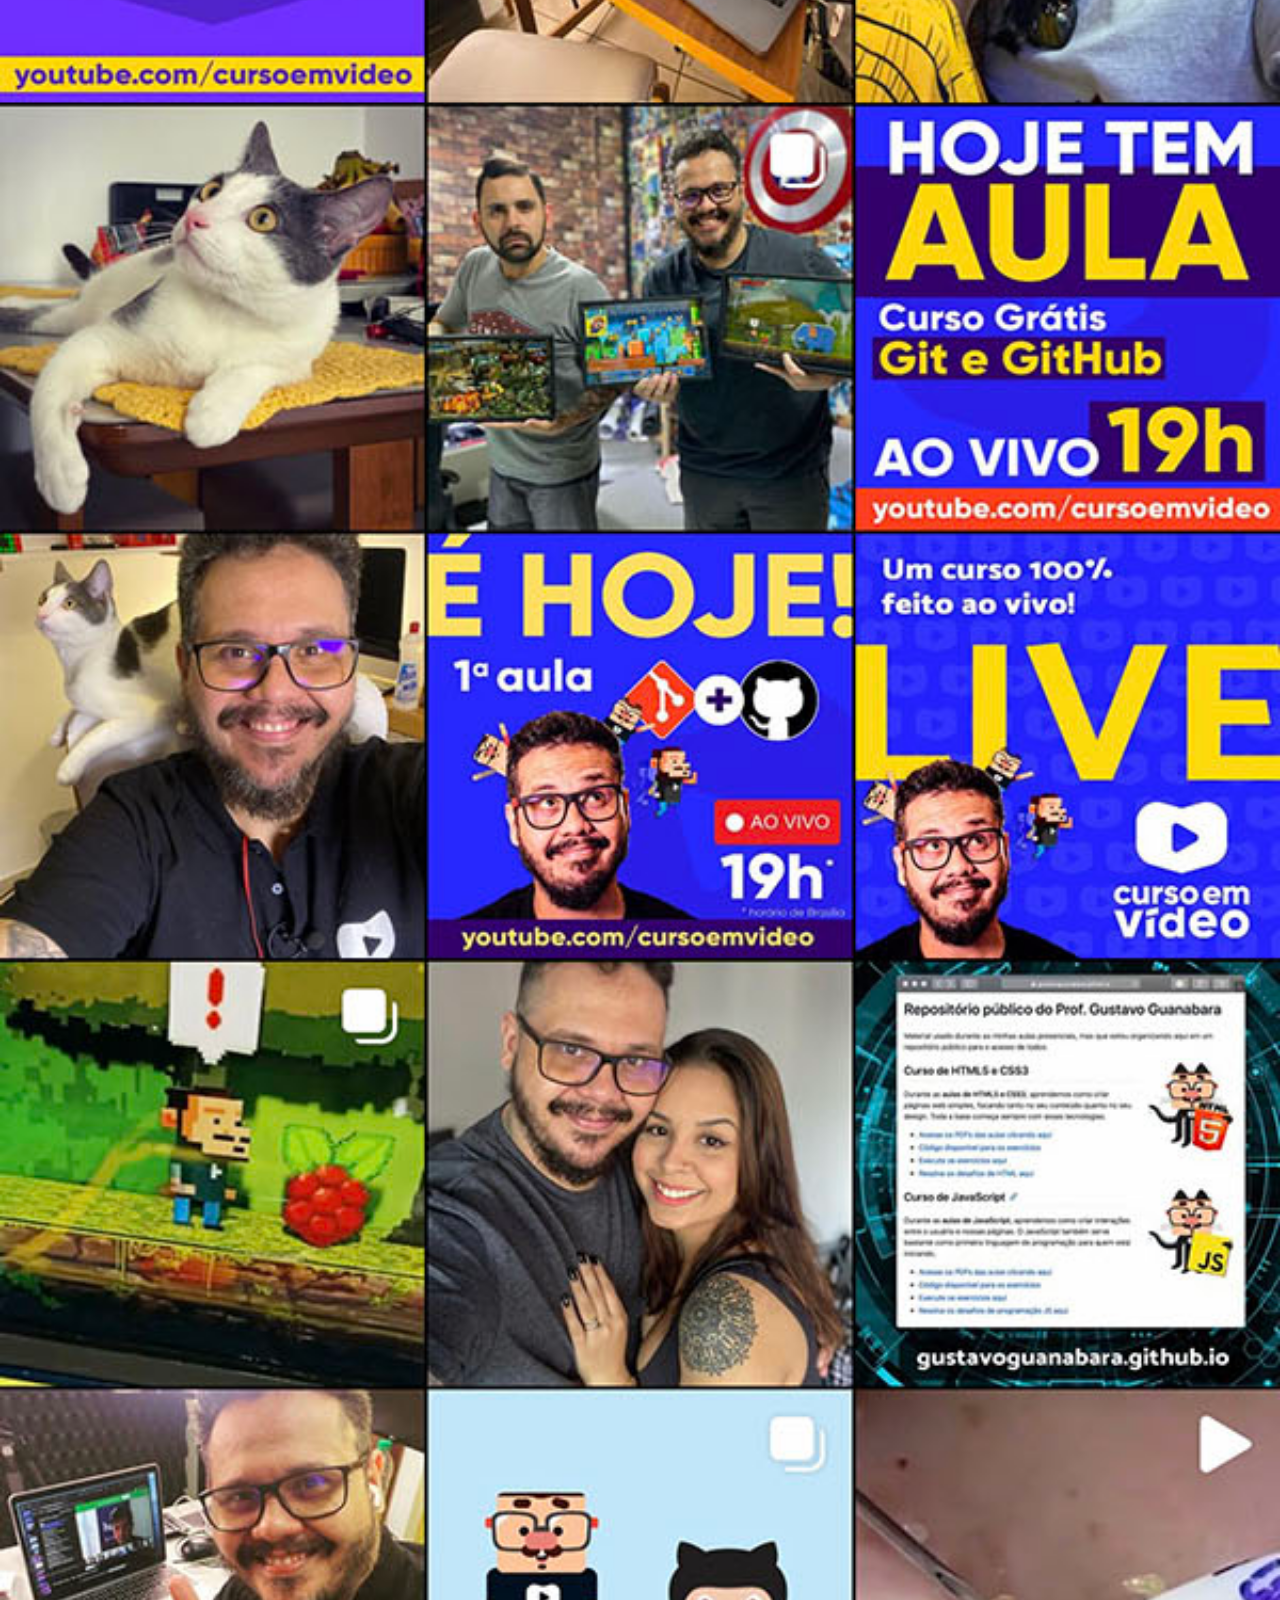
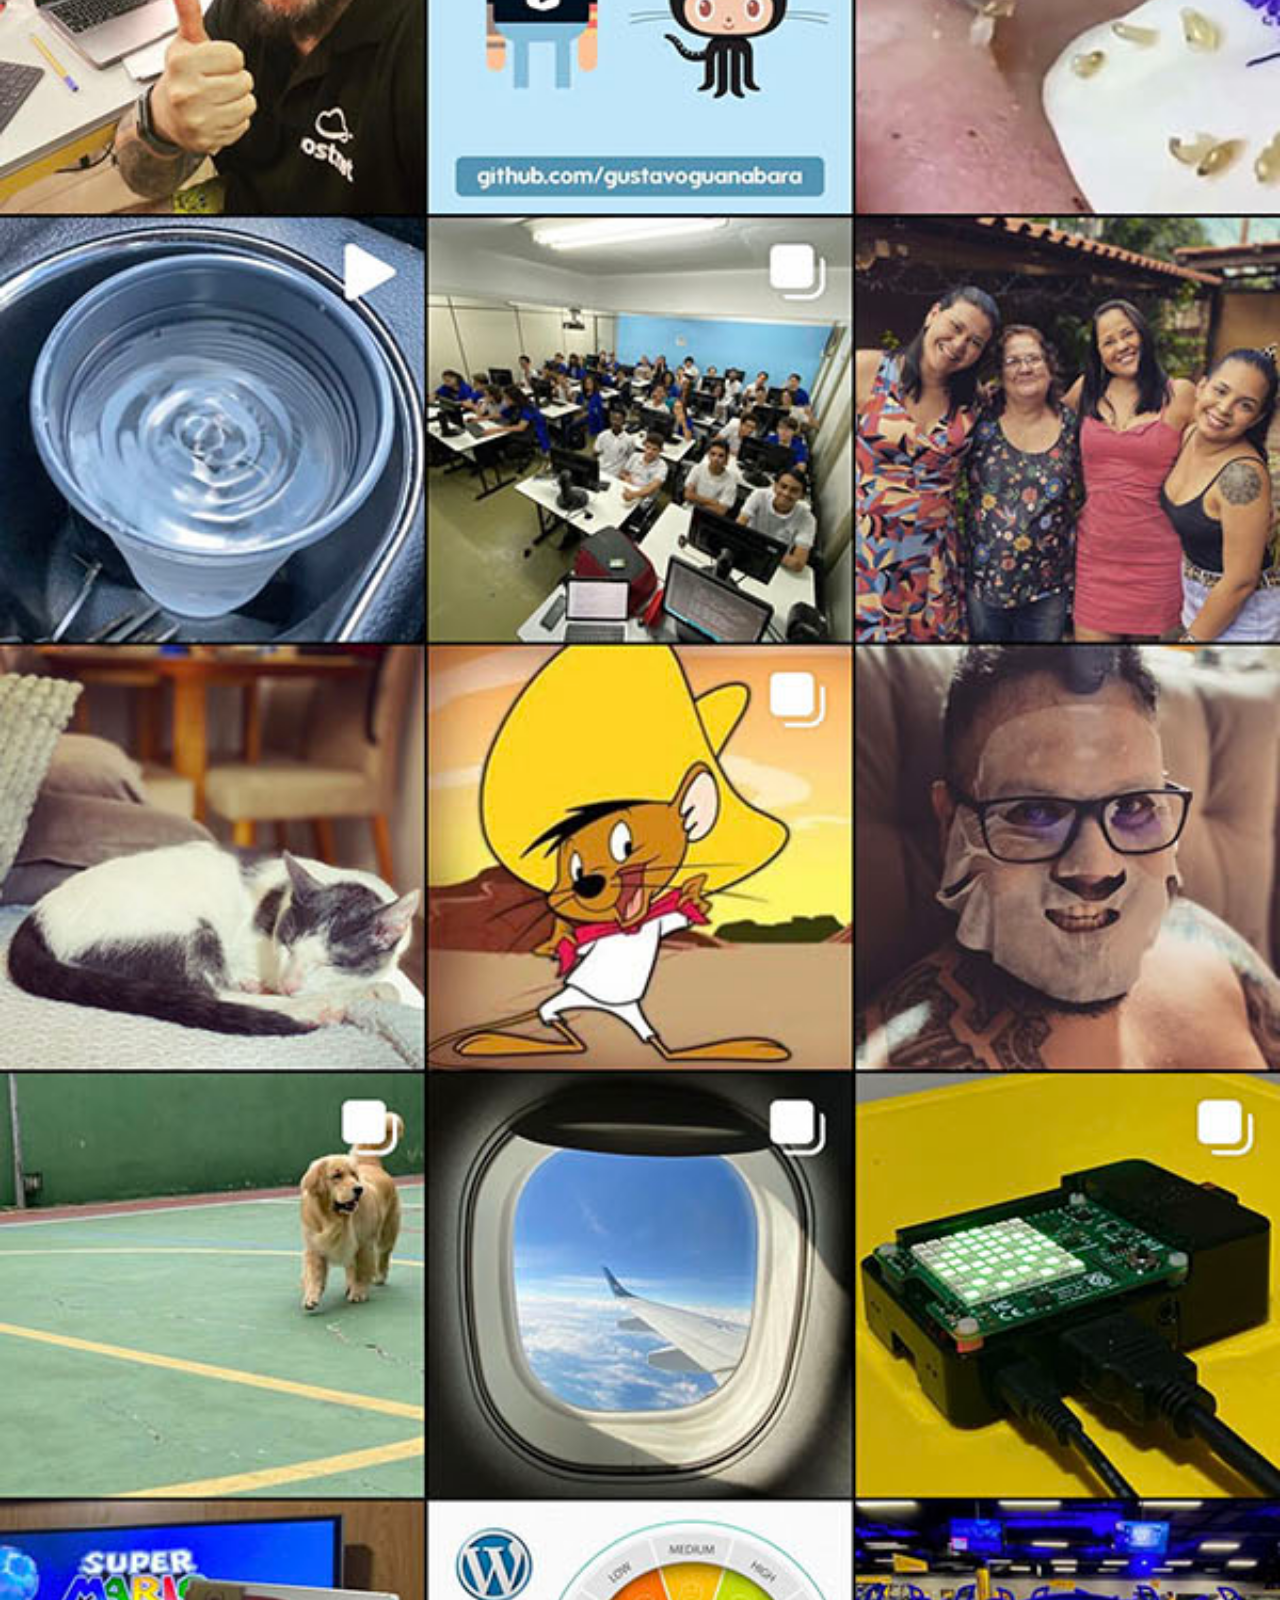
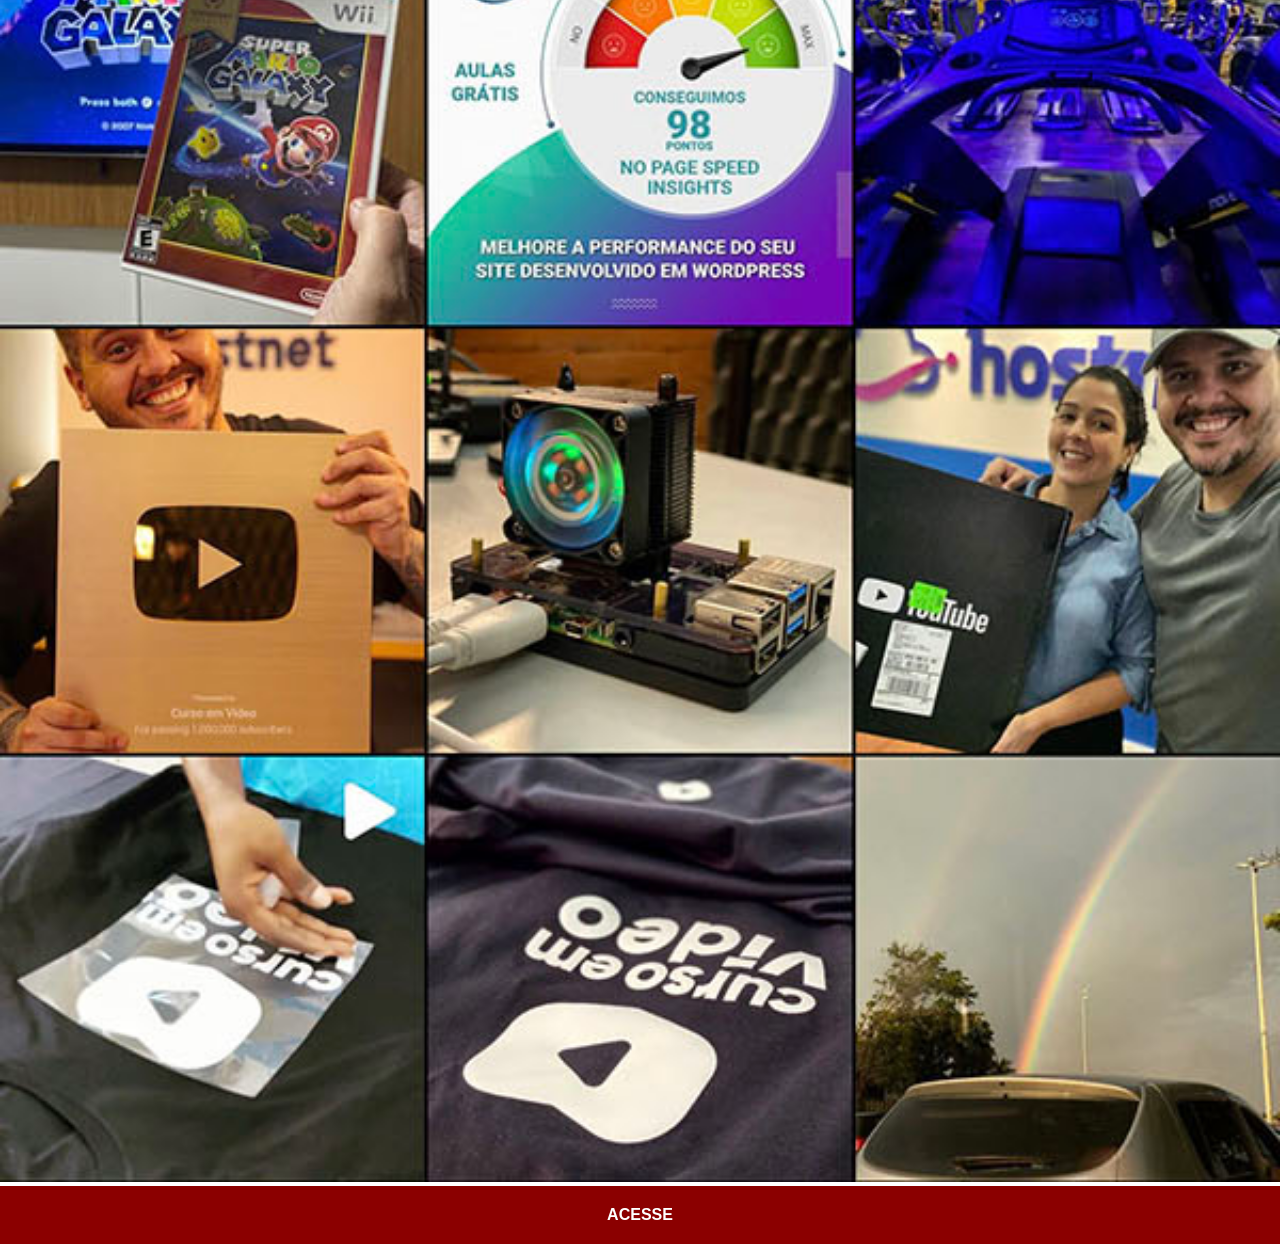
<file: instagram.html>
<!DOCTYPE html>
<html lang="pt-br">
<head>
    <meta charset="UTF-8">
    <meta name="viewport" content="width=device-width, initial-scale=1.0">
    <title>Instagram</title>
    <link rel="stylesheet" href="estilos/social.css">
</head>
<body>
    <img src="imagens/tela-instagram.jpg" alt="Instagram">
    <a href="https://www.instagram.com/ddrdominiodasruas?utm_source=qr&igsh=MXN3NThyYnFnbHdibw%3D%3D" target="_blank">ACESSE</a>
</body>
</html>
</file>
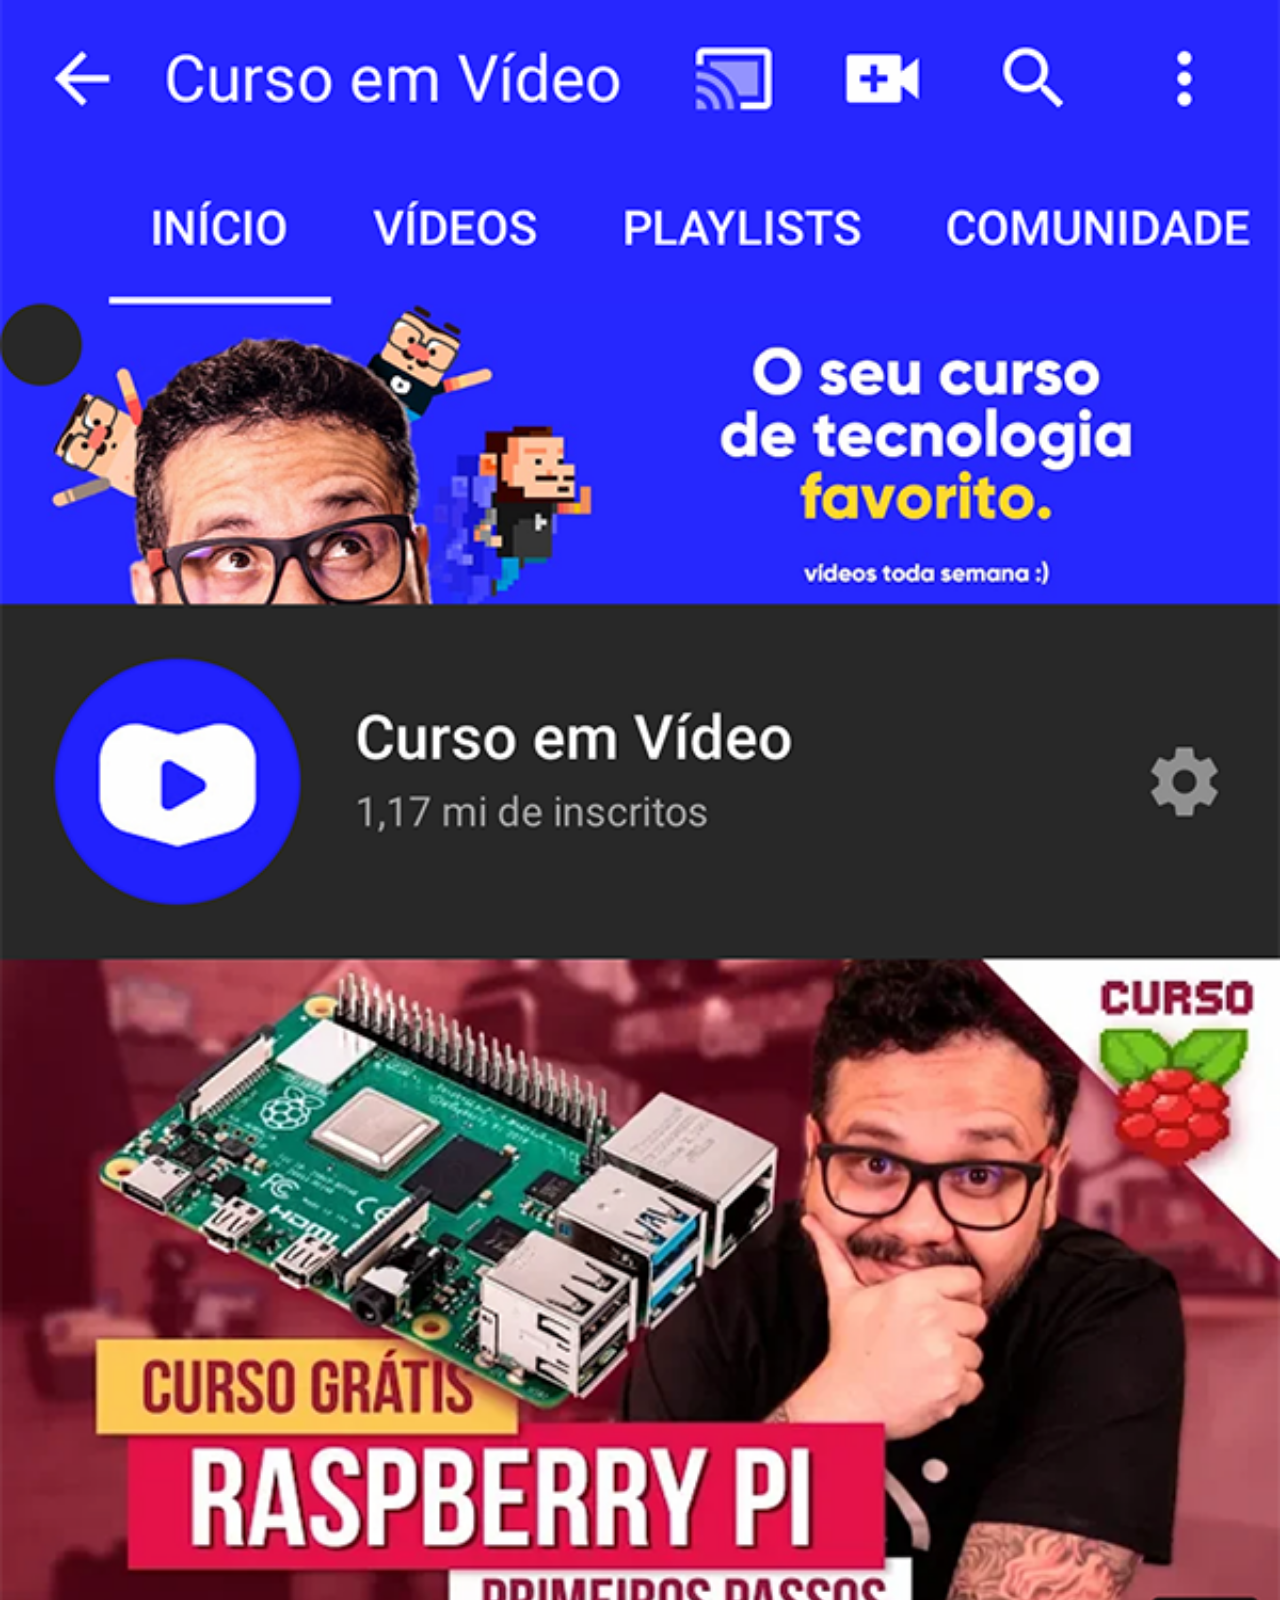
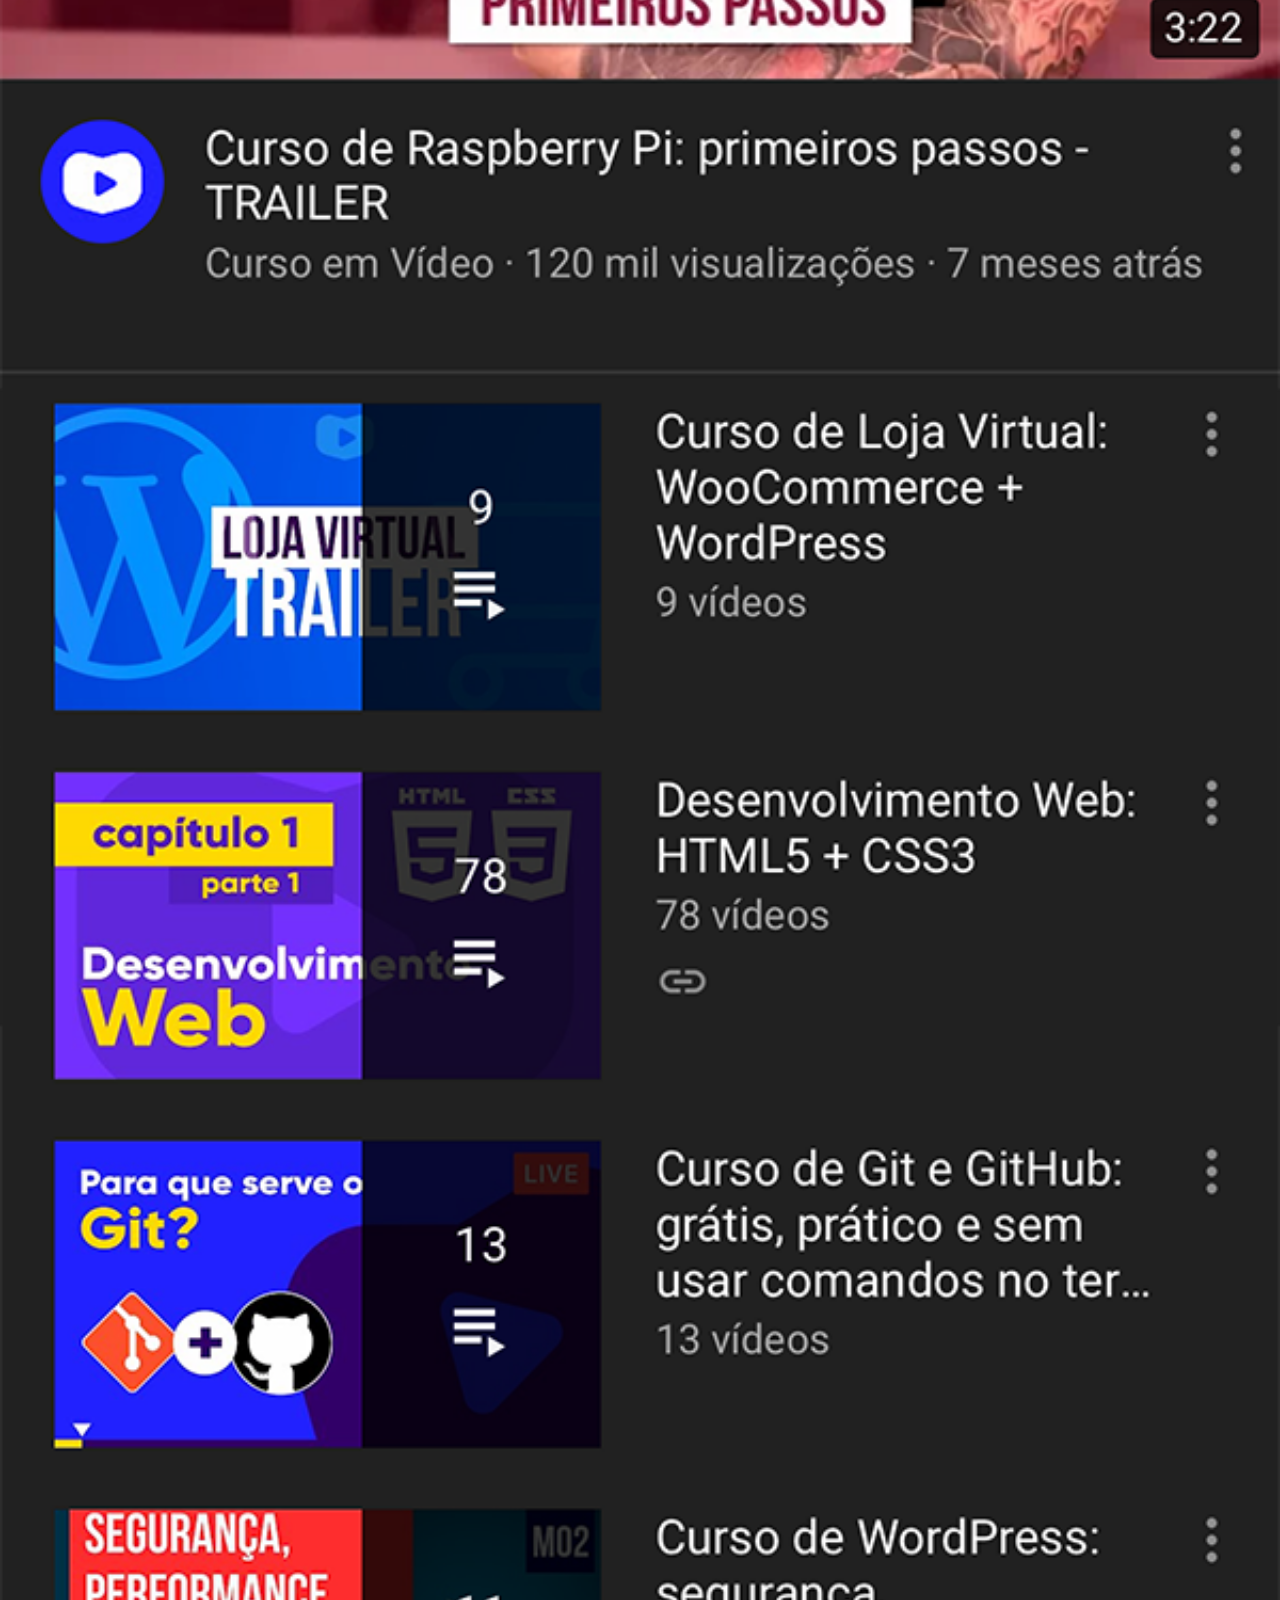
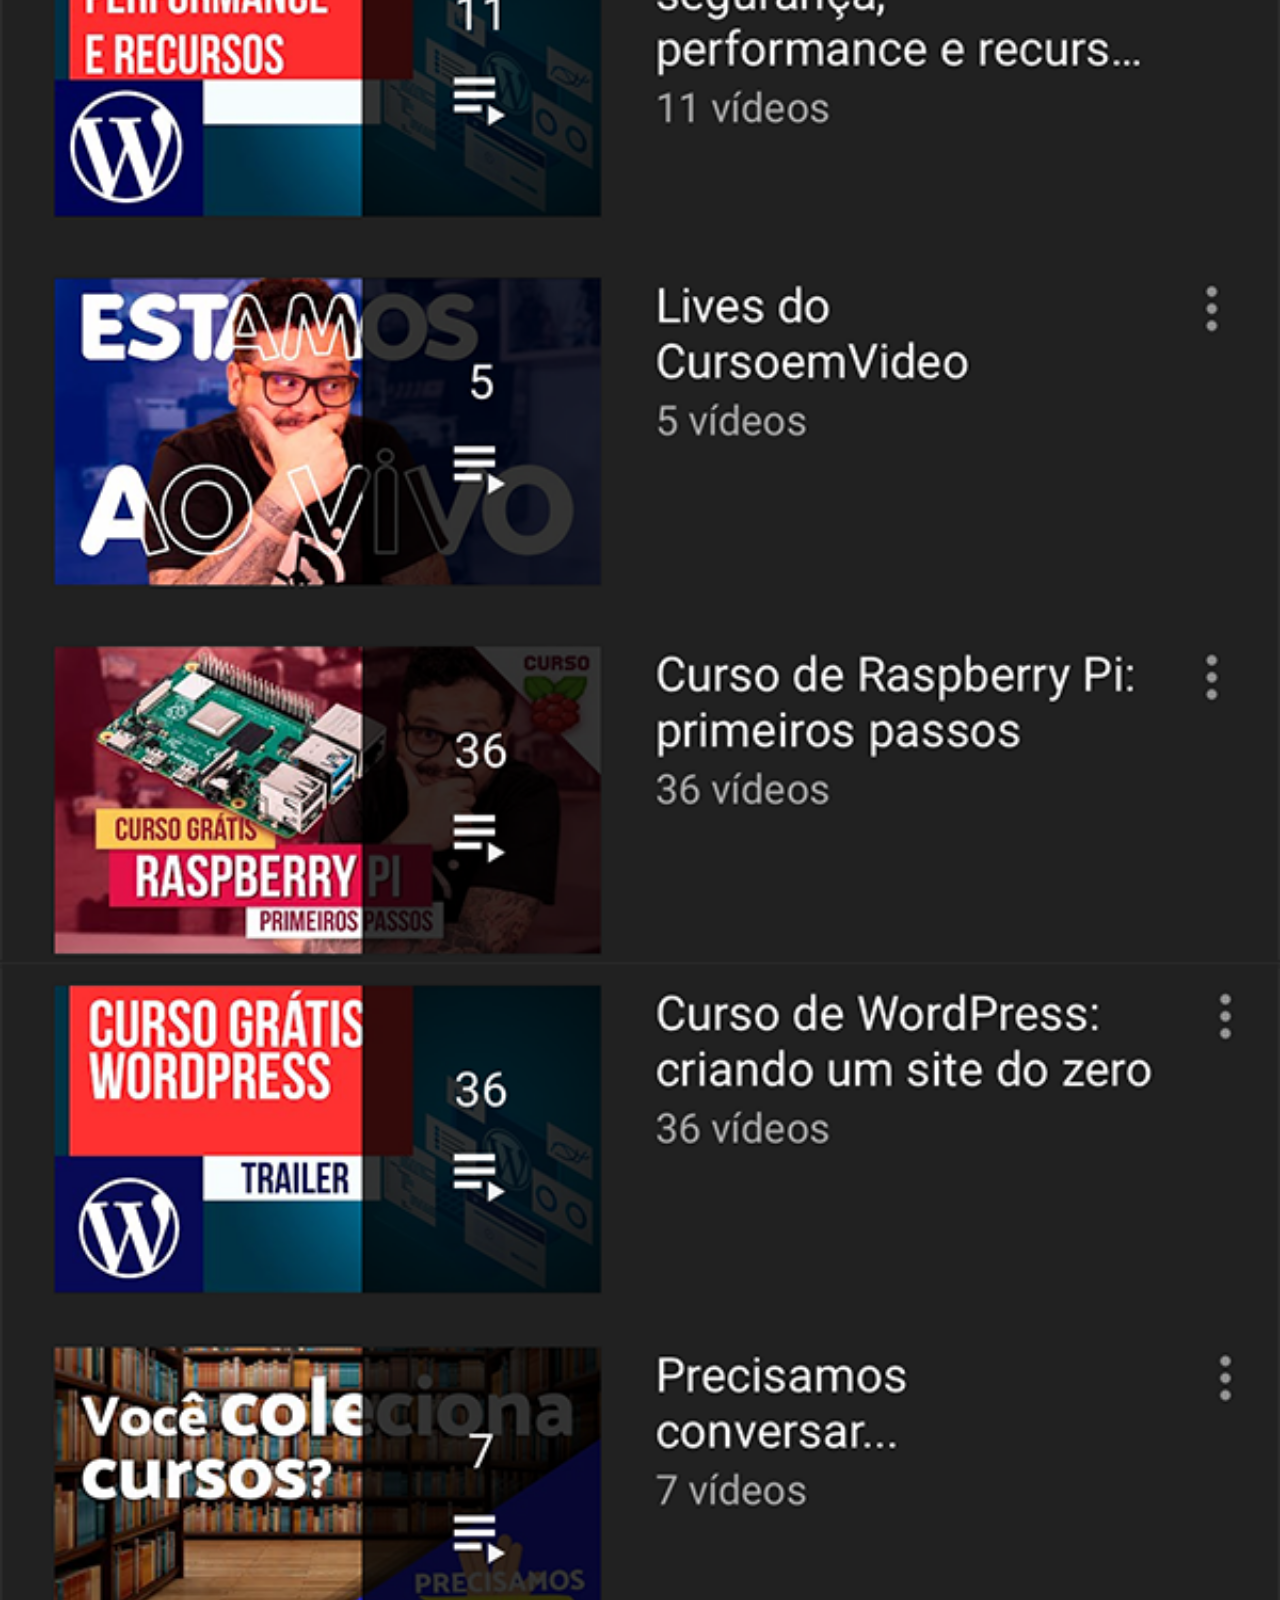
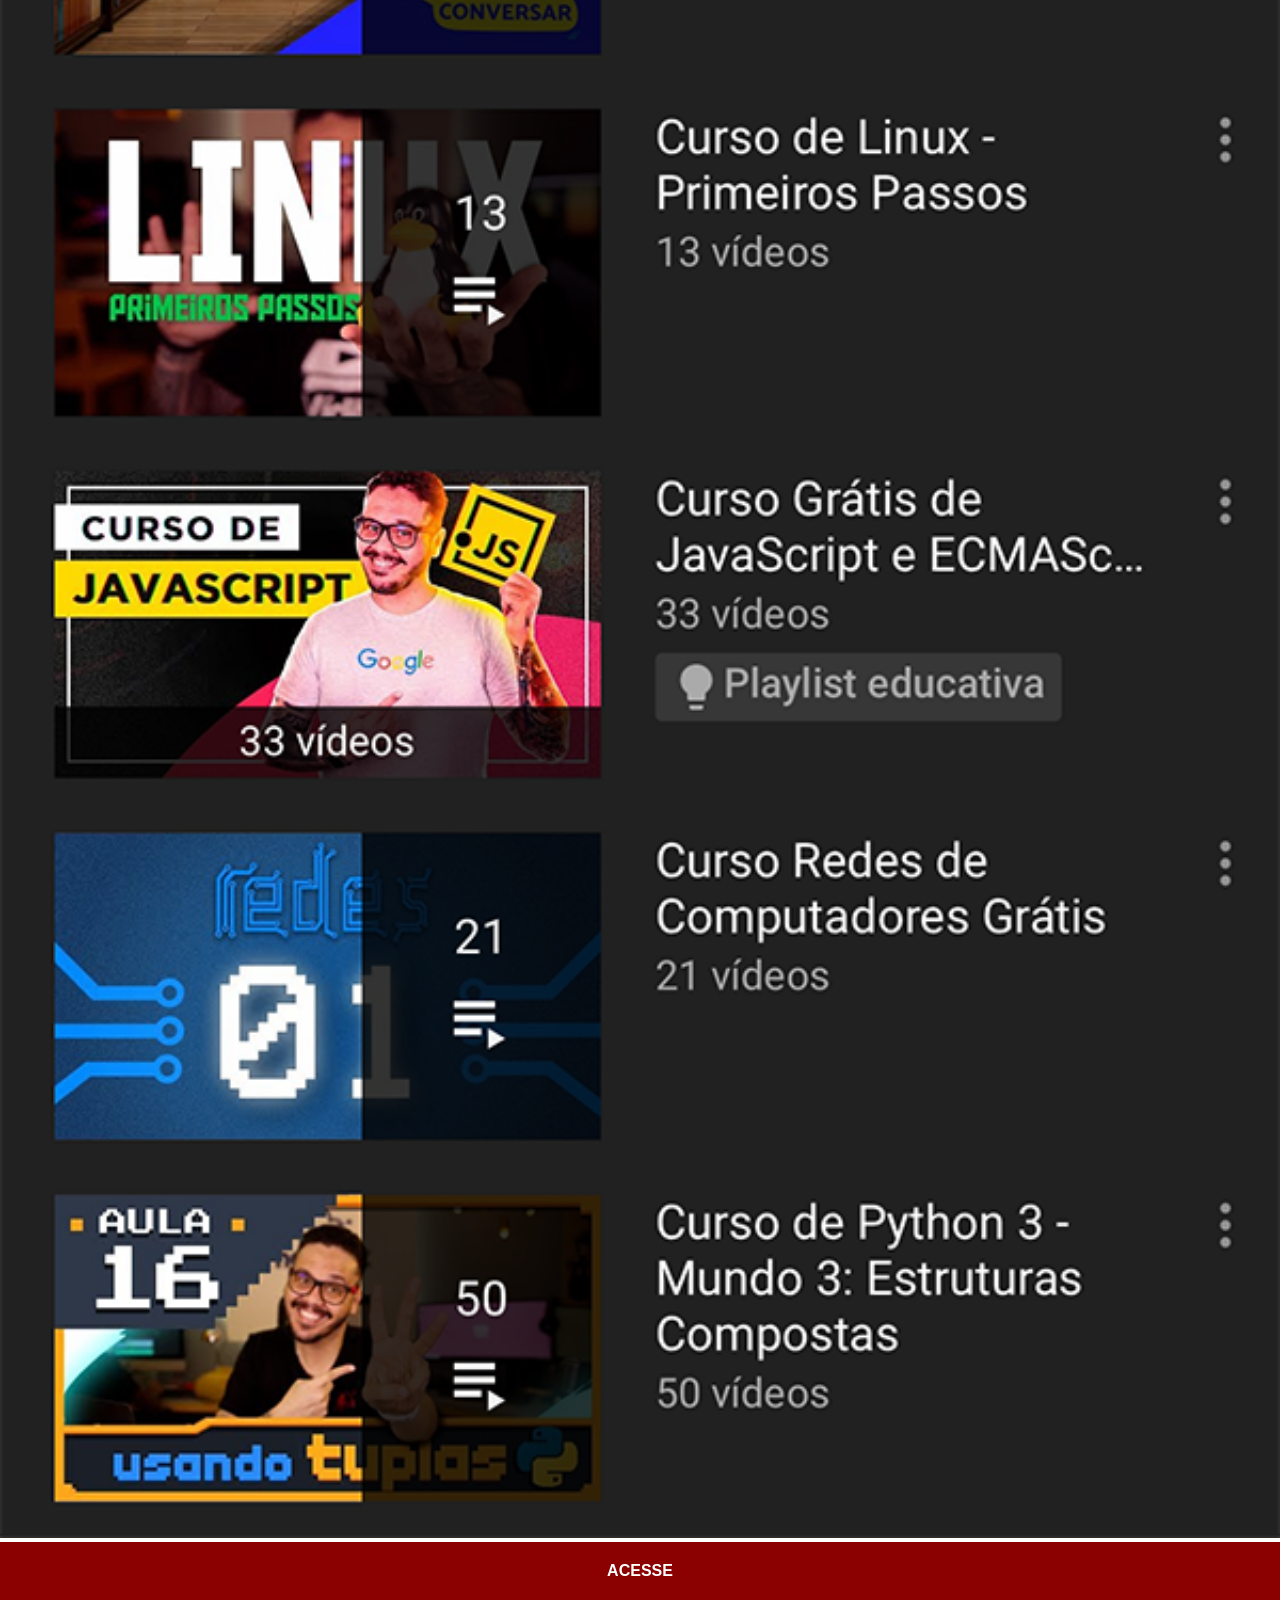
<file: youtube.html>
<!DOCTYPE html>
<html lang="pt-br">
<head>
    <meta charset="UTF-8">
    <meta name="viewport" content="width=device-width, initial-scale=1.0">
    <title>YouTube</title>
    <link rel="stylesheet" href="estilos/social.css">
    
</head>
<body>
    <img src="imagens/tela-youtube.png" alt="YouTube">
    <a href="https://www.youtube.com/@ddr.oficial-w8s" target="_blank">ACESSE</a>
</body>
</html>
</file>
<file: estilos/style.css>
@charset "UTF-8";

* {
    margin: 0PX;
    padding: 0PX;
    font-family: Arial, Helvetica, sans-serif;
}

html, body {
    height: 100vh;
    width: 100vw;
    background-color: black;
}

body {
    background: url('../imagens/fundo-madeira.jpg') no-repeat top center;
    background-size: cover;
    background-attachment: fixed;
}

main {
    height: 100vh;
    position: relative;
    
}

section#telefone {
    position: absolute;
    top: 50%;
    left: 50%;
    transform: translate(-50%, -50%);
    height:627px;
    width: 311px;
    background: url('../imagens/frame-iphone.png') no-repeat;
}

iframe#tela {
    position: relative;
    top: 80px;
    left: 22px;
    width: 269px;
    height: 471px;
}

section#redes-sociais {
    text-align: right;
}

section#redes-sociais img {
   width: 50px;
   margin: 10px;
   border-radius: 50%;
   box-shadow: 2px 2px 5px rgba(0, 0, 0, 0.443);
   box-sizing: border-box;
}

section#redes-sociais img:hover {
    border: 2px solid white;
    transform: translate(-3px, -3px);
    box-shadow: 5px 5px 10px rgba(0, 0, 0, 0.329);
    transition: transform .3s;
}
</file>
<file: estilos/social.css>
@charset "UTF-8";

* {
            margin: 0px;
            padding: 0px;
            font-family: Arial, Helvetica, sans-serif;
         }

         ::-webkit-scrollbar {
            width: 0px;
            height: 0px;
         }

         img {
            width: 100vw;

         }

         a {
            display: block;
            background-color: darkred;
            padding: 20px;
            text-align: center;
            font-weight: bolder;
            text-decoration: none;
            color: white;
         }

         a:hover {
            background-color: red;
         }
</file>
